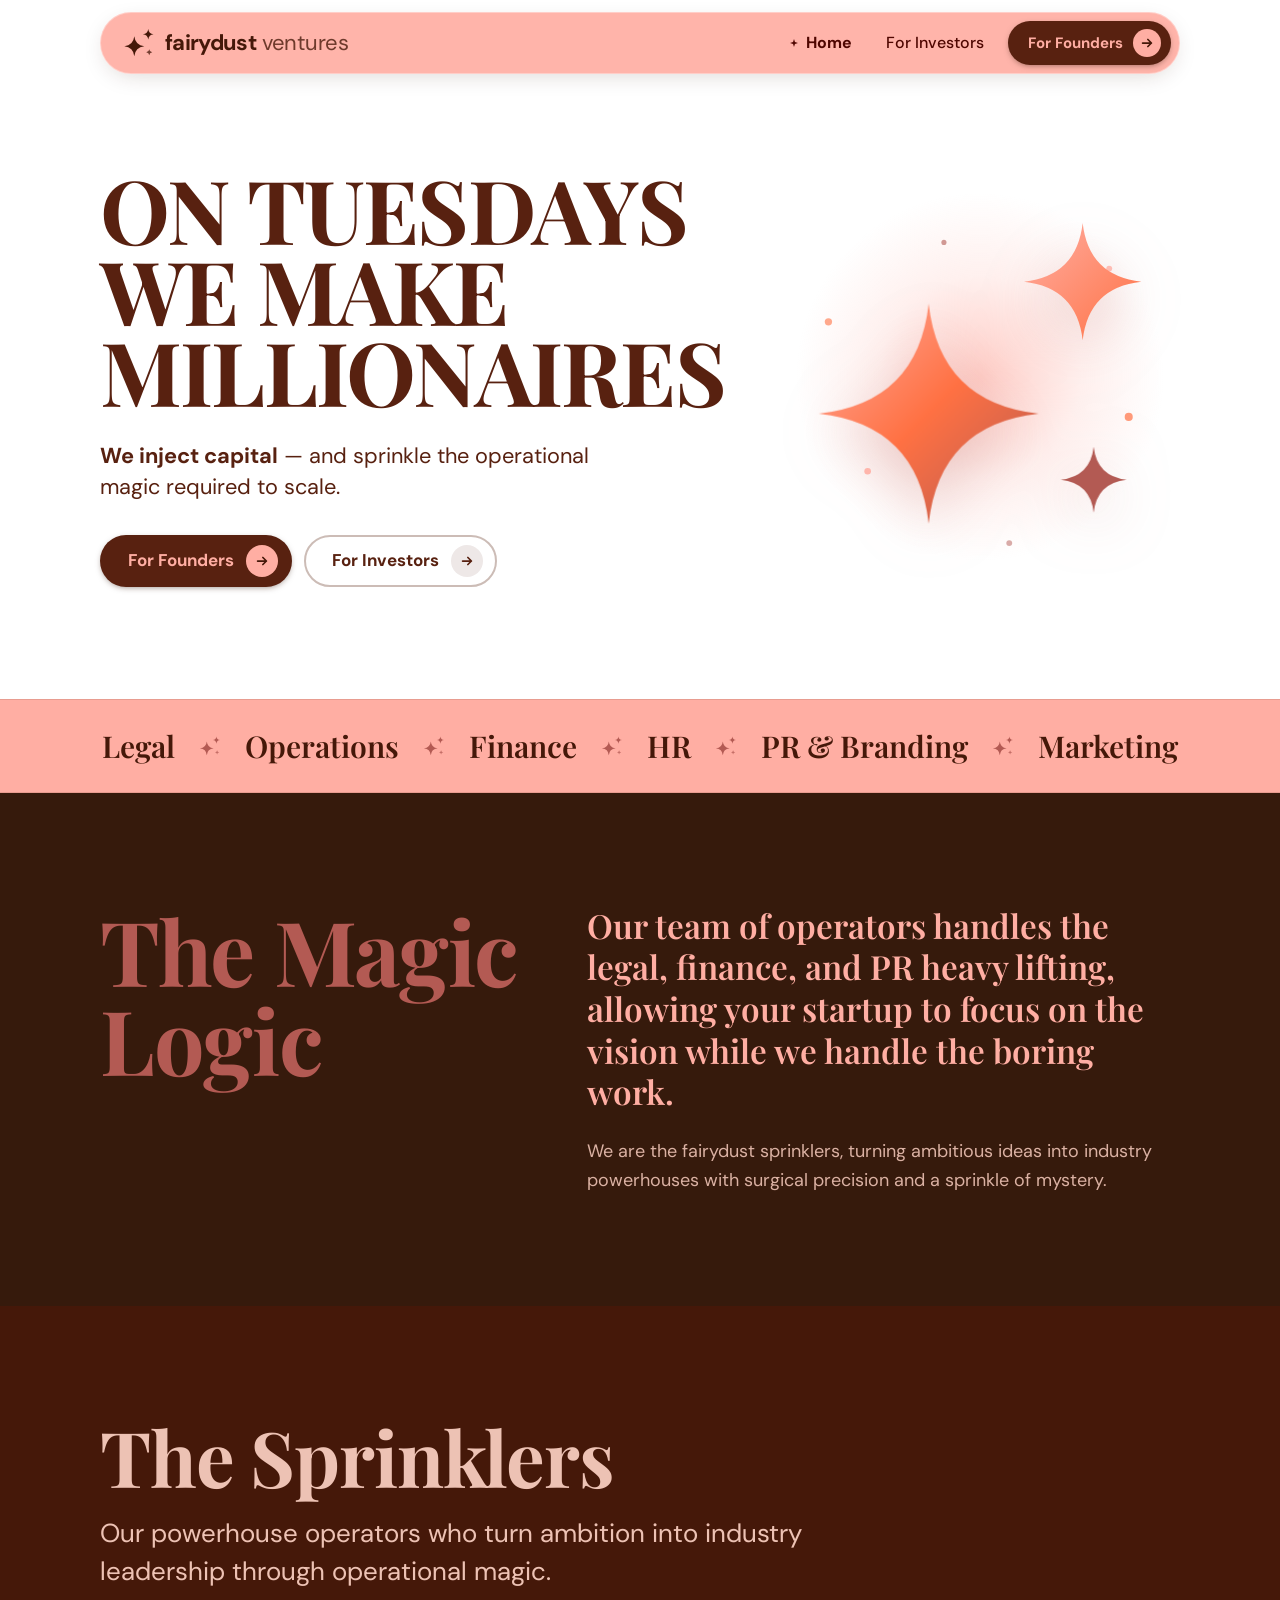
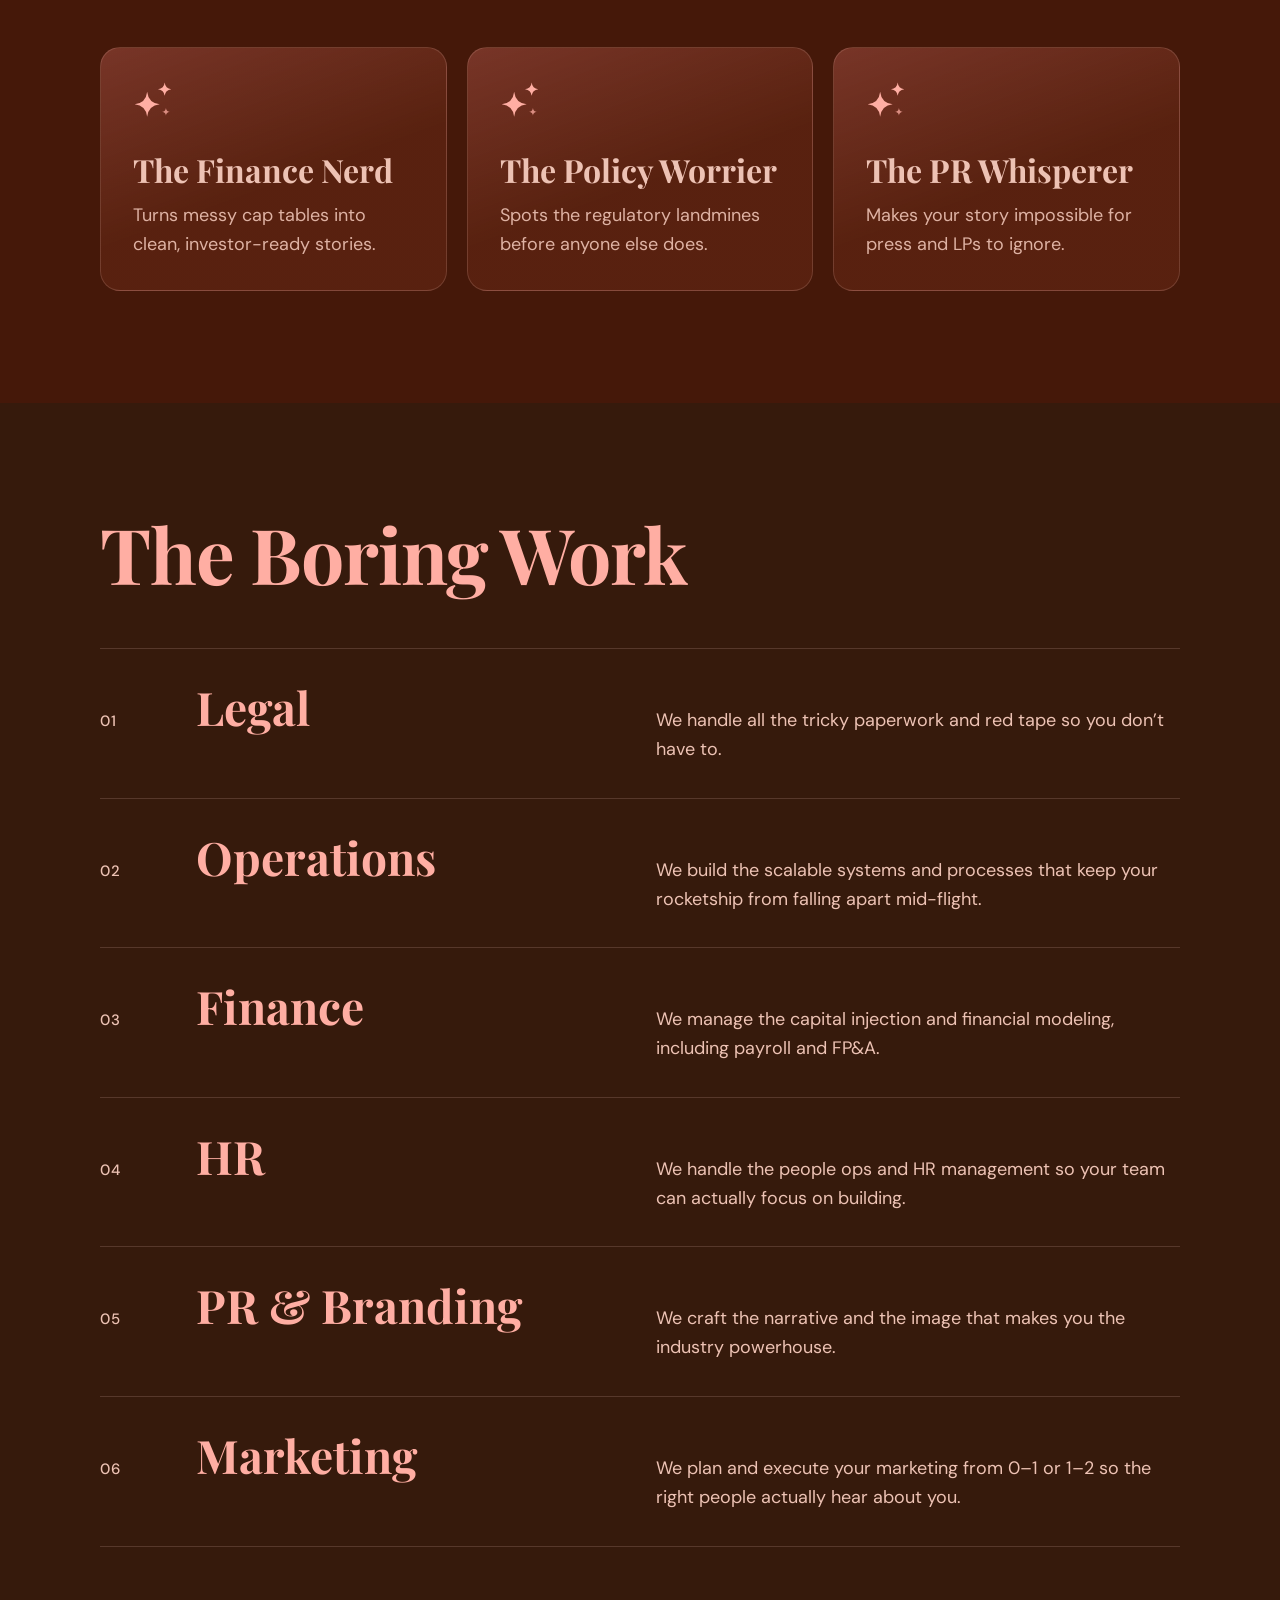
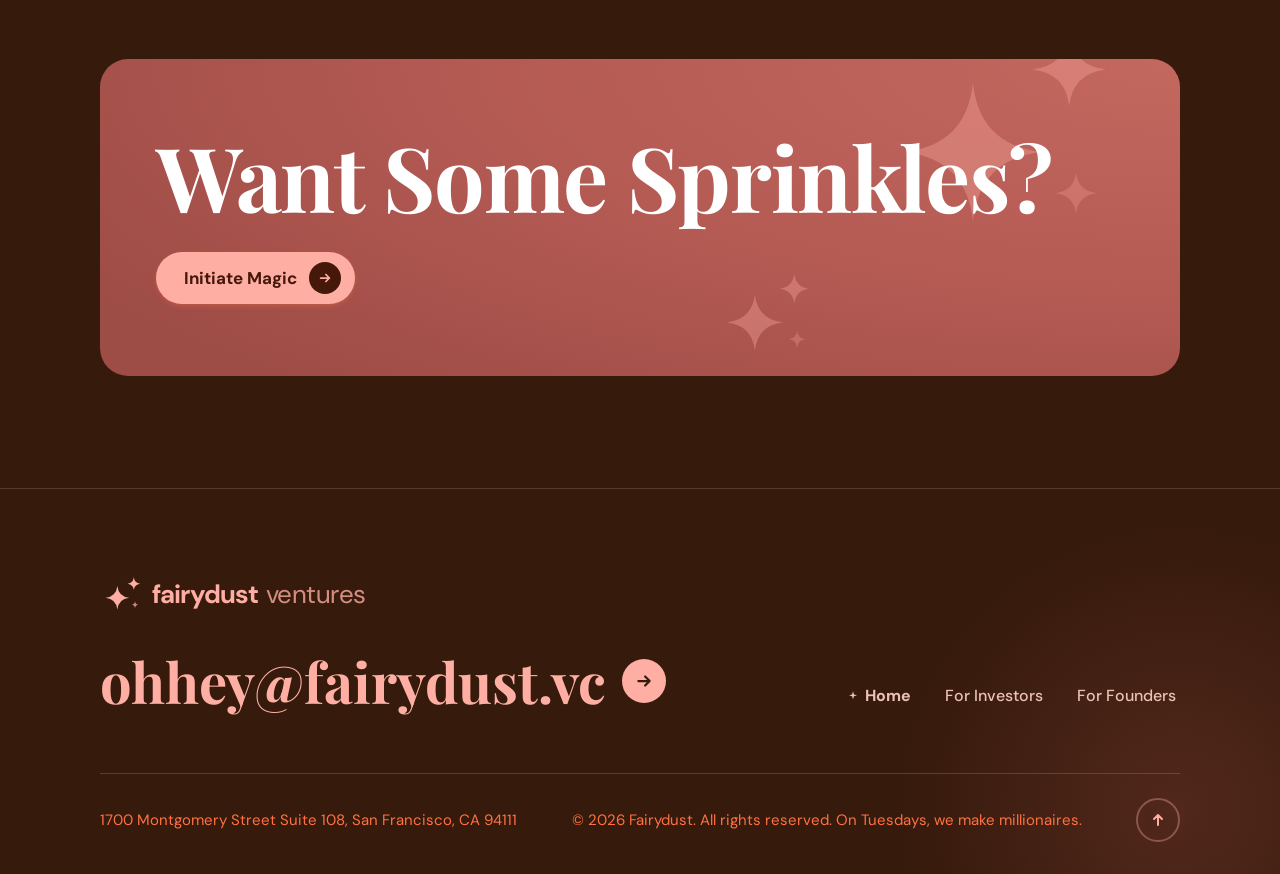
<file: index.html>
<!doctype html>
<html lang="en">
<head>
  <meta charset="utf-8" />
  <meta name="viewport" content="width=device-width, initial-scale=1, viewport-fit=cover" />
  <title>Home | fairydust ventures</title>
  <meta name="description" content="On Tuesdays we make millionaires. We inject capital and sprinkle the operational magic required to scale." />
  <meta name="theme-color" content="#ffaea3" />
  <meta property="og:title" content="Home | fairydust ventures" />
  <meta property="og:description" content="On Tuesdays we make millionaires. We inject capital and sprinkle the operational magic required to scale." />
  <link rel="icon" href="favicon.svg?v=653e0fa5" type="image/svg+xml" />
  <link rel="apple-touch-icon" href="apple-touch-icon.png" />
  <link rel="preconnect" href="https://fonts.googleapis.com" />
  <link rel="preconnect" href="https://fonts.gstatic.com" crossorigin />
  <link href="https://fonts.googleapis.com/css2?family=Playfair+Display:wght@600;700&family=DM+Sans:opsz,wght@9..40,400;9..40,500;9..40,700&display=swap" rel="stylesheet" />
  <link rel="stylesheet" href="styles.css?v=a9a85628" />
  <script>document.documentElement.classList.add("js")</script>
</head>
<body id="top">
  <header class="nav">
    <div class="wrap">
      <div class="nav-pill">
        <a class="logo-link" href="/" aria-label="fairydust ventures home"><span class="logo"><svg class="mark" viewBox="0 0 48 48" fill="currentColor" aria-hidden="true"><path d="M17 14Q18.50 27.50 32 29Q18.50 30.50 17 44Q15.50 30.50 2 29Q15.50 27.50 17 14Z"/><path d="M38 3Q38.80 10.20 46 11Q38.80 11.80 38 19Q37.20 11.80 30 11Q37.20 10.20 38 3Z"/><path d="M39.5 33.5Q39.95 37.55 44.0 38Q39.95 38.45 39.5 42.5Q39.05 38.45 35.0 38Q39.05 37.55 39.5 33.5Z" opacity=".75"/></svg><span class="wm">fairydust<span class="wm-v">ventures</span></span></span></a>
        <button class="menu-toggle" aria-label="Open menu" aria-expanded="false" aria-controls="menu"><svg viewBox="0 0 24 24" fill="none" stroke="currentColor" stroke-width="2.2" stroke-linecap="round" aria-hidden="true"><path class="l1" d="M4 7h16"/><path class="l2" d="M4 12h16"/><path class="l3" d="M4 17h16"/></svg></button>
        <nav class="nav-links" id="menu" data-ind>
          <span class="nav-ind" aria-hidden="true"></span>
          <a class="nav-link" href="/" aria-current="page">Home</a><a class="nav-link" href="investors">For Investors</a>
          <a class="btn btn-brown btn-sm" href="founders">For Founders<span class="btn-ic" aria-hidden="true"><svg viewBox="0 0 16 16" fill="none" stroke="currentColor" stroke-width="2" stroke-linecap="round" stroke-linejoin="round"><path d="M3 8h10M9 4l4 4-4 4"/></svg></span></a>
        </nav>
      </div>
    </div>
  </header>

  <main>
    <section class="hero" data-sparkle>
      <div class="wrap hero-grid">
        <div class="hero-copy">
          <h1>On Tuesdays<br />we make<br /><span class="shimmer">millionaires</span></h1>
          <p class="hero-lead"><strong>We inject capital</strong> — and sprinkle the operational magic required to scale.</p>
          <div class="hero-ctas">
            <a href="founders" class="btn btn-brown">For Founders<span class="btn-ic" aria-hidden="true"><svg viewBox="0 0 16 16" fill="none" stroke="currentColor" stroke-width="2" stroke-linecap="round" stroke-linejoin="round"><path d="M3 8h10M9 4l4 4-4 4"/></svg></span></a>
            <a href="investors" class="btn btn-outline">For Investors<span class="btn-ic" aria-hidden="true"><svg viewBox="0 0 16 16" fill="none" stroke="currentColor" stroke-width="2" stroke-linecap="round" stroke-linejoin="round"><path d="M3 8h10M9 4l4 4-4 4"/></svg></span></a>
          </div>
        </div>
        <div class="hero-star" aria-hidden="true" data-tilt>
          <svg viewBox="0 0 48 48" class="hs-svg"><defs><linearGradient id="hsg" x1="0" y1="0" x2="1" y2="1"><stop offset="0" stop-color="#ffaea3"/><stop offset=".5" stop-color="#ff7143"/><stop offset="1" stop-color="#b35a53"/></linearGradient><linearGradient id="hsg2" x1="0" y1="0" x2="1" y2="1"><stop offset="0" stop-color="#ffaea3"/><stop offset="1" stop-color="#ff7143"/></linearGradient><linearGradient id="glint" x1="0" y1="0" x2="1" y2="0"><stop offset="0" stop-color="#fff" stop-opacity="0"/><stop offset=".5" stop-color="#fff" stop-opacity=".75"/><stop offset="1" stop-color="#fff" stop-opacity="0"/></linearGradient><clipPath id="hsclip"><path d="M17 14Q18.50 27.50 32 29Q18.50 30.50 17 44Q15.50 30.50 2 29Q15.50 27.50 17 14Z"/><path d="M38 3Q38.80 10.20 46 11Q38.80 11.80 38 19Q37.20 11.80 30 11Q37.20 10.20 38 3Z"/><path d="M39.5 33.5Q39.95 37.55 44.0 38Q39.95 38.45 39.5 42.5Q39.05 38.45 35.0 38Q39.05 37.55 39.5 33.5Z"/></clipPath></defs><g class="dust"><circle cx="44.28" cy="29.44" r="0.55" fill="#ff7143" style="--o:0.7"/><circle cx="27.99" cy="46.65" r="0.4" fill="#b35a53" style="--o:0.5"/><circle cx="8.68" cy="36.86" r="0.45" fill="#ffaea3" style="--o:0.9"/><circle cx="3.33" cy="16.48" r="0.5" fill="#ff7143" style="--o:0.6"/><circle cx="19.08" cy="5.65" r="0.35" fill="#b35a53" style="--o:0.6"/><circle cx="41.62" cy="9.22" r="0.4" fill="#ffaea3" style="--o:0.8"/></g><g class="g1"><path class="s1" fill="url(#hsg)" d="M17 14Q18.50 27.50 32 29Q18.50 30.50 17 44Q15.50 30.50 2 29Q15.50 27.50 17 14Z"/></g><g class="g2"><path class="s2" fill="url(#hsg2)" d="M38 3Q38.80 10.20 46 11Q38.80 11.80 38 19Q37.20 11.80 30 11Q37.20 10.20 38 3Z"/></g><g class="g3"><path class="s3" fill="#b35a53" d="M39.5 33.5Q39.95 37.55 44.0 38Q39.95 38.45 39.5 42.5Q39.05 38.45 35.0 38Q39.05 37.55 39.5 33.5Z"/></g><g clip-path="url(#hsclip)"><rect class="glint" x="-14" y="-10" width="12" height="70" fill="url(#glint)" transform="rotate(20 24 24)"/></g><path class="flare f1" fill="#fff" d="M0 -2.2Q0.26 -0.26 2.2 0Q0.26 0.26 0 2.2Q-0.26 0.26 -2.2 0Q-0.26 -0.26 0 -2.2Z" transform="translate(17 14.5)"/><path class="flare f2" fill="#fff" d="M0 -2.2Q0.26 -0.26 2.2 0Q0.26 0.26 0 2.2Q-0.26 0.26 -2.2 0Q-0.26 -0.26 0 -2.2Z" transform="translate(45.5 11)"/><path class="flare f3" fill="#fff" d="M0 -2.2Q0.26 -0.26 2.2 0Q0.26 0.26 0 2.2Q-0.26 0.26 -2.2 0Q-0.26 -0.26 0 -2.2Z" transform="translate(32 29)"/></svg>
        </div>
      </div>
    </section>

    <div class="marquee"><div class="marquee-track"><span>Legal</span><i><svg class="mark" viewBox="0 0 48 48" fill="currentColor" aria-hidden="true"><path d="M17 14Q18.50 27.50 32 29Q18.50 30.50 17 44Q15.50 30.50 2 29Q15.50 27.50 17 14Z"/><path d="M38 3Q38.80 10.20 46 11Q38.80 11.80 38 19Q37.20 11.80 30 11Q37.20 10.20 38 3Z"/><path d="M39.5 33.5Q39.95 37.55 44.0 38Q39.95 38.45 39.5 42.5Q39.05 38.45 35.0 38Q39.05 37.55 39.5 33.5Z" opacity=".75"/></svg></i><span>Operations</span><i><svg class="mark" viewBox="0 0 48 48" fill="currentColor" aria-hidden="true"><path d="M17 14Q18.50 27.50 32 29Q18.50 30.50 17 44Q15.50 30.50 2 29Q15.50 27.50 17 14Z"/><path d="M38 3Q38.80 10.20 46 11Q38.80 11.80 38 19Q37.20 11.80 30 11Q37.20 10.20 38 3Z"/><path d="M39.5 33.5Q39.95 37.55 44.0 38Q39.95 38.45 39.5 42.5Q39.05 38.45 35.0 38Q39.05 37.55 39.5 33.5Z" opacity=".75"/></svg></i><span>Finance</span><i><svg class="mark" viewBox="0 0 48 48" fill="currentColor" aria-hidden="true"><path d="M17 14Q18.50 27.50 32 29Q18.50 30.50 17 44Q15.50 30.50 2 29Q15.50 27.50 17 14Z"/><path d="M38 3Q38.80 10.20 46 11Q38.80 11.80 38 19Q37.20 11.80 30 11Q37.20 10.20 38 3Z"/><path d="M39.5 33.5Q39.95 37.55 44.0 38Q39.95 38.45 39.5 42.5Q39.05 38.45 35.0 38Q39.05 37.55 39.5 33.5Z" opacity=".75"/></svg></i><span>HR</span><i><svg class="mark" viewBox="0 0 48 48" fill="currentColor" aria-hidden="true"><path d="M17 14Q18.50 27.50 32 29Q18.50 30.50 17 44Q15.50 30.50 2 29Q15.50 27.50 17 14Z"/><path d="M38 3Q38.80 10.20 46 11Q38.80 11.80 38 19Q37.20 11.80 30 11Q37.20 10.20 38 3Z"/><path d="M39.5 33.5Q39.95 37.55 44.0 38Q39.95 38.45 39.5 42.5Q39.05 38.45 35.0 38Q39.05 37.55 39.5 33.5Z" opacity=".75"/></svg></i><span>PR &amp; Branding</span><i><svg class="mark" viewBox="0 0 48 48" fill="currentColor" aria-hidden="true"><path d="M17 14Q18.50 27.50 32 29Q18.50 30.50 17 44Q15.50 30.50 2 29Q15.50 27.50 17 14Z"/><path d="M38 3Q38.80 10.20 46 11Q38.80 11.80 38 19Q37.20 11.80 30 11Q37.20 10.20 38 3Z"/><path d="M39.5 33.5Q39.95 37.55 44.0 38Q39.95 38.45 39.5 42.5Q39.05 38.45 35.0 38Q39.05 37.55 39.5 33.5Z" opacity=".75"/></svg></i><span>Marketing</span></div></div>

    <section class="magic" id="magic">
      <div class="wrap magic-grid">
        <h2 class="h2 reveal">The Magic Logic</h2>
        <div class="magic-body reveal">
          <p class="first">Our team of operators handles the legal, finance, and PR heavy lifting, allowing your startup to focus on the vision while we handle the boring work.</p>
          <p class="quiet">We are the fairydust sprinklers, turning ambitious ideas into industry powerhouses with surgical precision and a sprinkle of mystery.</p>
        </div>
      </div>
    </section>

    <section class="sprinklers" id="sprinklers">
      <div class="wrap">
        <div class="section-head reveal">
          <h2 class="h2">The Sprinklers</h2>
          <p class="lead">Our powerhouse operators who turn ambition into industry leadership through operational magic.</p>
        </div>
        <div class="team">
          <article class="member reveal"><span class="spark"><svg class="mark" viewBox="0 0 48 48" fill="currentColor" aria-hidden="true"><path d="M17 14Q18.50 27.50 32 29Q18.50 30.50 17 44Q15.50 30.50 2 29Q15.50 27.50 17 14Z"/><path d="M38 3Q38.80 10.20 46 11Q38.80 11.80 38 19Q37.20 11.80 30 11Q37.20 10.20 38 3Z"/><path d="M39.5 33.5Q39.95 37.55 44.0 38Q39.95 38.45 39.5 42.5Q39.05 38.45 35.0 38Q39.05 37.55 39.5 33.5Z" opacity=".75"/></svg></span><h3>The Finance Nerd</h3><p>Turns messy cap tables into clean, investor-ready stories.</p></article>
          <article class="member reveal"><span class="spark"><svg class="mark" viewBox="0 0 48 48" fill="currentColor" aria-hidden="true"><path d="M17 14Q18.50 27.50 32 29Q18.50 30.50 17 44Q15.50 30.50 2 29Q15.50 27.50 17 14Z"/><path d="M38 3Q38.80 10.20 46 11Q38.80 11.80 38 19Q37.20 11.80 30 11Q37.20 10.20 38 3Z"/><path d="M39.5 33.5Q39.95 37.55 44.0 38Q39.95 38.45 39.5 42.5Q39.05 38.45 35.0 38Q39.05 37.55 39.5 33.5Z" opacity=".75"/></svg></span><h3>The Policy Worrier</h3><p>Spots the regulatory landmines before anyone else does.</p></article>
          <article class="member reveal"><span class="spark"><svg class="mark" viewBox="0 0 48 48" fill="currentColor" aria-hidden="true"><path d="M17 14Q18.50 27.50 32 29Q18.50 30.50 17 44Q15.50 30.50 2 29Q15.50 27.50 17 14Z"/><path d="M38 3Q38.80 10.20 46 11Q38.80 11.80 38 19Q37.20 11.80 30 11Q37.20 10.20 38 3Z"/><path d="M39.5 33.5Q39.95 37.55 44.0 38Q39.95 38.45 39.5 42.5Q39.05 38.45 35.0 38Q39.05 37.55 39.5 33.5Z" opacity=".75"/></svg></span><h3>The PR Whisperer</h3><p>Makes your story impossible for press and LPs to ignore.</p></article>
        </div>
      </div>
    </section>

    <section class="boring" id="boring">
      <div class="wrap">
        <div class="section-head reveal"><h2 class="h2">The Boring Work</h2></div>
        <div class="work-list">
          <div class="work reveal"><span class="work-n">01</span><h3>Legal</h3><p>We handle all the tricky paperwork and red tape so you don’t have to.</p></div>
          <div class="work reveal"><span class="work-n">02</span><h3>Operations</h3><p>We build the scalable systems and processes that keep your rocketship from falling apart mid-flight.</p></div>
          <div class="work reveal"><span class="work-n">03</span><h3>Finance</h3><p>We manage the capital injection and financial modeling, including payroll and FP&amp;A.</p></div>
          <div class="work reveal"><span class="work-n">04</span><h3>HR</h3><p>We handle the people ops and HR management so your team can actually focus on building.</p></div>
          <div class="work reveal"><span class="work-n">05</span><h3>PR &amp; Branding</h3><p>We craft the narrative and the image that makes you the industry powerhouse.</p></div>
          <div class="work reveal"><span class="work-n">06</span><h3>Marketing</h3><p>We plan and execute your marketing from 0–1 or 1–2 so the right people actually hear about you.</p></div>
        </div>
      </div>
    </section>

    <section class="cta-sec">
      <div class="wrap">
        <div class="cta-card reveal">
          <span class="tw tw1" aria-hidden="true"><svg class="mark" viewBox="0 0 48 48" fill="currentColor" aria-hidden="true"><path d="M17 14Q18.50 27.50 32 29Q18.50 30.50 17 44Q15.50 30.50 2 29Q15.50 27.50 17 14Z"/><path d="M38 3Q38.80 10.20 46 11Q38.80 11.80 38 19Q37.20 11.80 30 11Q37.20 10.20 38 3Z"/><path d="M39.5 33.5Q39.95 37.55 44.0 38Q39.95 38.45 39.5 42.5Q39.05 38.45 35.0 38Q39.05 37.55 39.5 33.5Z" opacity=".75"/></svg></span><span class="tw tw2" aria-hidden="true"><svg class="mark" viewBox="0 0 48 48" fill="currentColor" aria-hidden="true"><path d="M17 14Q18.50 27.50 32 29Q18.50 30.50 17 44Q15.50 30.50 2 29Q15.50 27.50 17 14Z"/><path d="M38 3Q38.80 10.20 46 11Q38.80 11.80 38 19Q37.20 11.80 30 11Q37.20 10.20 38 3Z"/><path d="M39.5 33.5Q39.95 37.55 44.0 38Q39.95 38.45 39.5 42.5Q39.05 38.45 35.0 38Q39.05 37.55 39.5 33.5Z" opacity=".75"/></svg></span>
          <h2 class="h2">Want Some Sprinkles?</h2>
          <a href="founders" class="btn btn-pink">Initiate Magic<span class="btn-ic" aria-hidden="true"><svg viewBox="0 0 16 16" fill="none" stroke="currentColor" stroke-width="2" stroke-linecap="round" stroke-linejoin="round"><path d="M3 8h10M9 4l4 4-4 4"/></svg></span></a>
        </div>
      </div>
    </section>
  </main>

  <footer>
    <div class="wrap">
      <div class="foot-top">
        <div>
          <a class="logo-link" href="/" aria-label="fairydust ventures home"><span class="logo"><svg class="mark" viewBox="0 0 48 48" fill="currentColor" aria-hidden="true"><path d="M17 14Q18.50 27.50 32 29Q18.50 30.50 17 44Q15.50 30.50 2 29Q15.50 27.50 17 14Z"/><path d="M38 3Q38.80 10.20 46 11Q38.80 11.80 38 19Q37.20 11.80 30 11Q37.20 10.20 38 3Z"/><path d="M39.5 33.5Q39.95 37.55 44.0 38Q39.95 38.45 39.5 42.5Q39.05 38.45 35.0 38Q39.05 37.55 39.5 33.5Z" opacity=".75"/></svg><span class="wm">fairydust<span class="wm-v">ventures</span></span></span></a><br />
          <a class="foot-mail" href="mailto:ohhey@fairydust.vc">ohhey@fairydust.vc<span class="btn-ic" aria-hidden="true"><svg viewBox="0 0 16 16" fill="none" stroke="currentColor" stroke-width="2" stroke-linecap="round" stroke-linejoin="round"><path d="M3 8h10M9 4l4 4-4 4"/></svg></span></a>
        </div>
        <nav class="foot-nav" data-ind aria-label="Footer">
          <span class="nav-ind" aria-hidden="true"></span>
          <a class="nav-link" href="/" aria-current="page">Home</a>
          <a class="nav-link" href="investors">For Investors</a>
          <a class="nav-link" href="founders">For Founders</a>
        </nav>
      </div>
      <div class="foot-bottom">
        <span class="foot-addr">1700 Montgomery Street Suite 108, San Francisco, CA 94111</span>
        <span class="copyright">© 2026 Fairydust. All rights reserved. On Tuesdays, we make millionaires.</span>
        <a class="btn to-top" href="#top" aria-label="Back to top"><svg viewBox="0 0 16 16" fill="none" stroke="currentColor" stroke-width="2" stroke-linecap="round" stroke-linejoin="round" aria-hidden="true"><path d="M8 13V3M4 7l4-4 4 4"/></svg></a>
      </div>
    </div>
  </footer>
  <script src="main.js?v=66a322e8" defer></script>
</body>
</html>
</file>
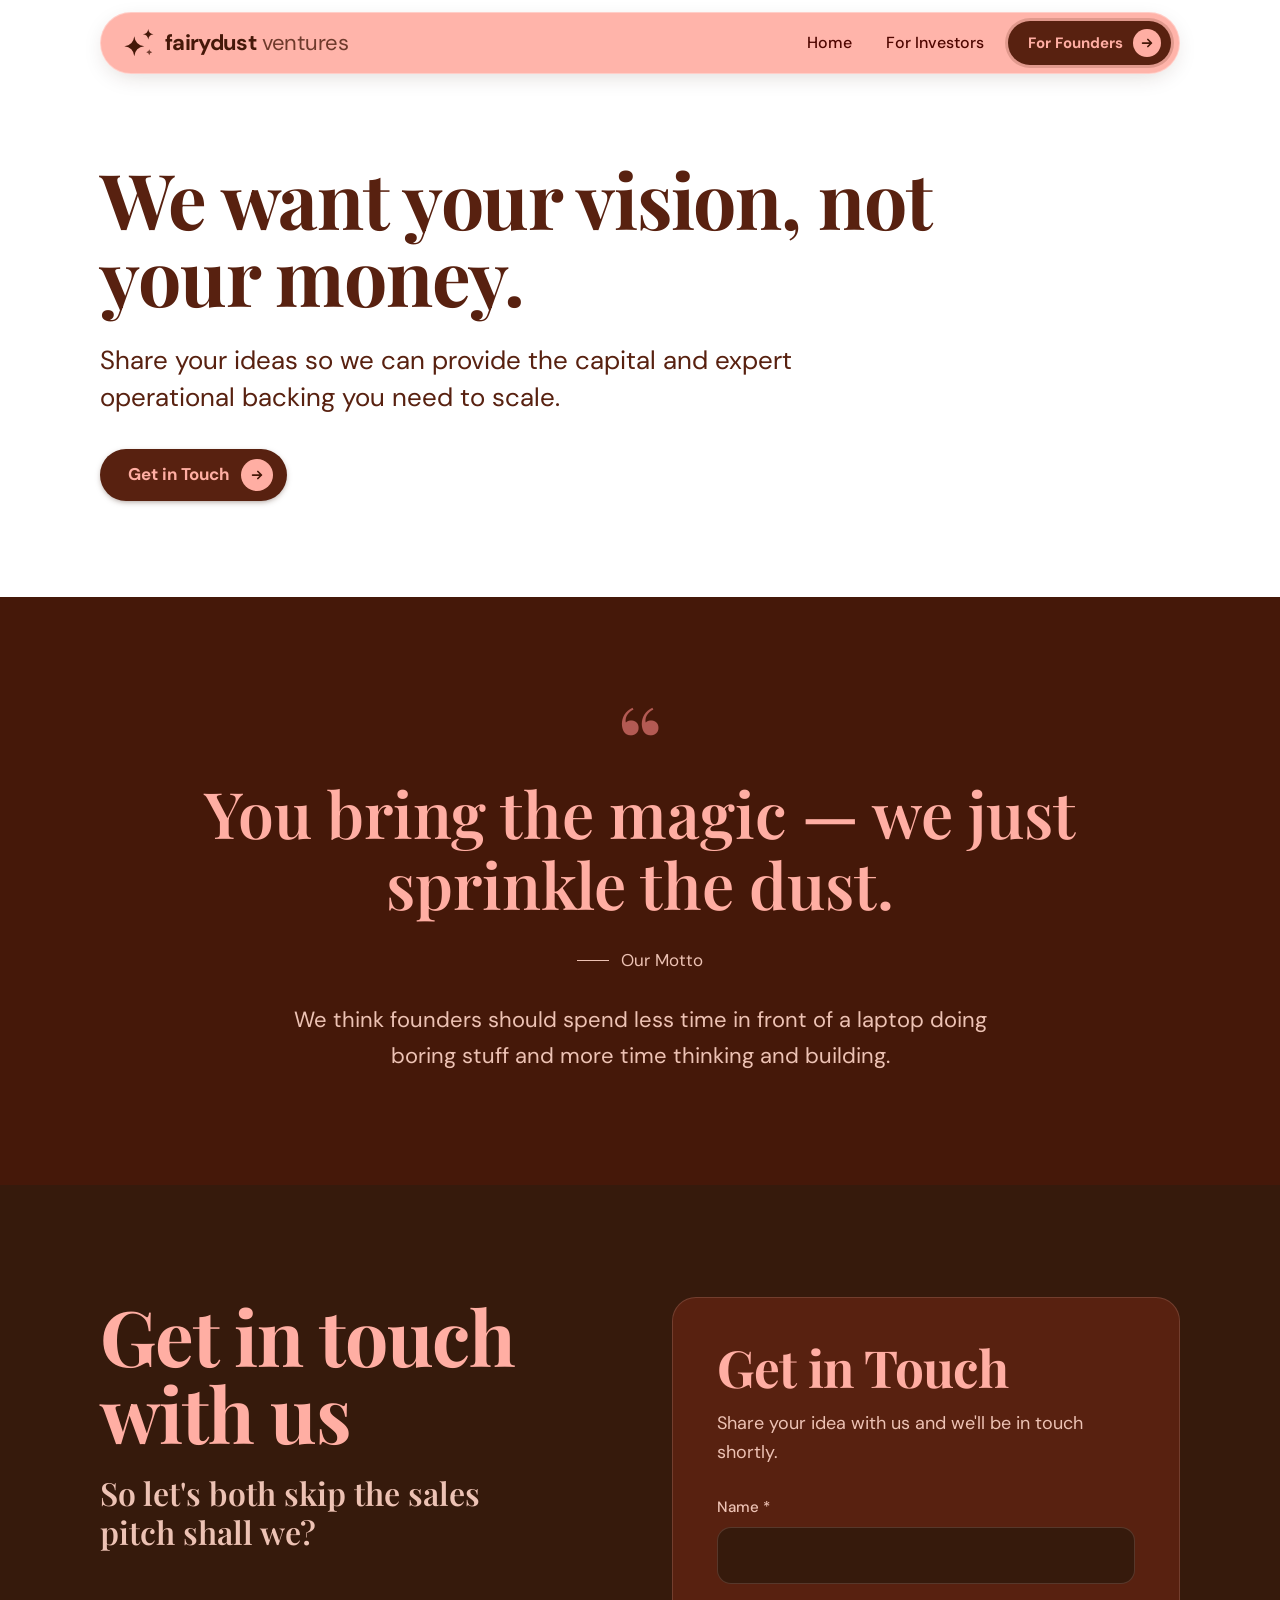
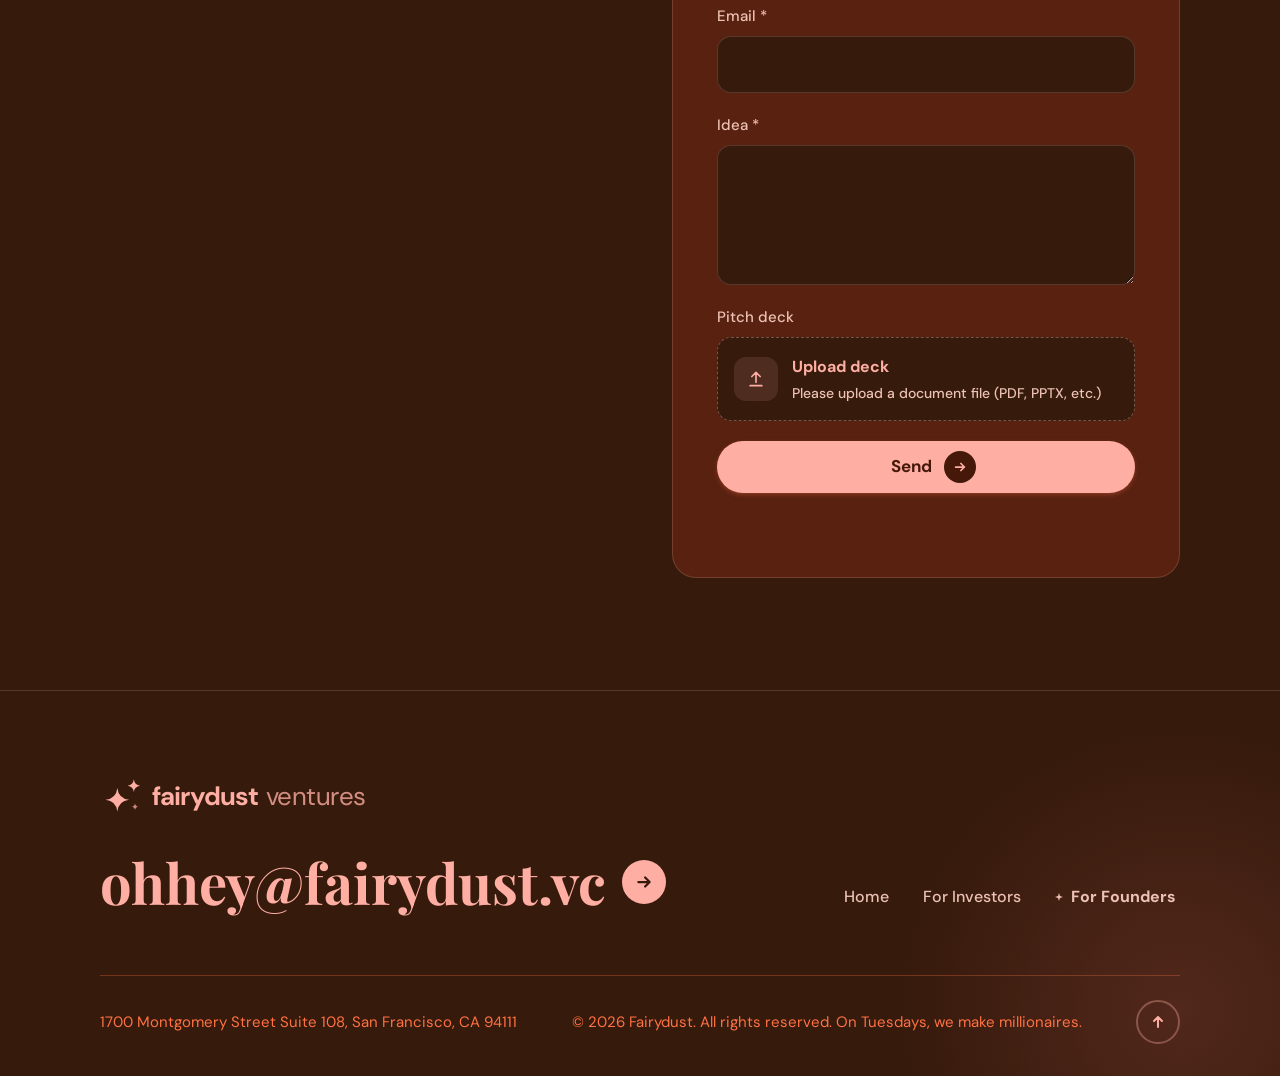
<file: founders.html>
<!doctype html>
<html lang="en">
<head>
  <meta charset="utf-8" />
  <meta name="viewport" content="width=device-width, initial-scale=1, viewport-fit=cover" />
  <title>For Founders | fairydust ventures</title>
  <meta name="description" content="We want your vision, not your money. Share your idea with Fairydust." />
  <meta name="theme-color" content="#ffaea3" />
  <meta property="og:title" content="For Founders | fairydust ventures" />
  <meta property="og:description" content="We want your vision, not your money. Share your idea with Fairydust." />
  <link rel="icon" href="favicon.svg?v=653e0fa5" type="image/svg+xml" />
  <link rel="apple-touch-icon" href="apple-touch-icon.png" />
  <link rel="preconnect" href="https://fonts.googleapis.com" />
  <link rel="preconnect" href="https://fonts.gstatic.com" crossorigin />
  <link href="https://fonts.googleapis.com/css2?family=Playfair+Display:wght@600;700&family=DM+Sans:opsz,wght@9..40,400;9..40,500;9..40,700&display=swap" rel="stylesheet" />
  <link rel="stylesheet" href="styles.css?v=a9a85628" />
  <script>document.documentElement.classList.add("js")</script>
</head>
<body id="top">
  <header class="nav">
    <div class="wrap">
      <div class="nav-pill">
        <a class="logo-link" href="/" aria-label="fairydust ventures home"><span class="logo"><svg class="mark" viewBox="0 0 48 48" fill="currentColor" aria-hidden="true"><path d="M17 14Q18.50 27.50 32 29Q18.50 30.50 17 44Q15.50 30.50 2 29Q15.50 27.50 17 14Z"/><path d="M38 3Q38.80 10.20 46 11Q38.80 11.80 38 19Q37.20 11.80 30 11Q37.20 10.20 38 3Z"/><path d="M39.5 33.5Q39.95 37.55 44.0 38Q39.95 38.45 39.5 42.5Q39.05 38.45 35.0 38Q39.05 37.55 39.5 33.5Z" opacity=".75"/></svg><span class="wm">fairydust<span class="wm-v">ventures</span></span></span></a>
        <button class="menu-toggle" aria-label="Open menu" aria-expanded="false" aria-controls="menu"><svg viewBox="0 0 24 24" fill="none" stroke="currentColor" stroke-width="2.2" stroke-linecap="round" aria-hidden="true"><path class="l1" d="M4 7h16"/><path class="l2" d="M4 12h16"/><path class="l3" d="M4 17h16"/></svg></button>
        <nav class="nav-links" id="menu" data-ind>
          <span class="nav-ind" aria-hidden="true"></span>
          <a class="nav-link" href="/">Home</a><a class="nav-link" href="investors">For Investors</a>
          <a class="btn btn-brown btn-sm" href="founders" aria-current="page">For Founders<span class="btn-ic" aria-hidden="true"><svg viewBox="0 0 16 16" fill="none" stroke="currentColor" stroke-width="2" stroke-linecap="round" stroke-linejoin="round"><path d="M3 8h10M9 4l4 4-4 4"/></svg></span></a>
        </nav>
      </div>
    </div>
  </header>

  <main>
    <section class="page-hero">
      <div class="wrap">
        <h1>We want your vision, not your money.</h1>
        <p class="lead">Share your ideas so we can provide the capital and expert operational backing you need to scale.</p>
        <div class="hero-ctas"><a href="#pitch" class="btn btn-brown">Get in Touch<span class="btn-ic" aria-hidden="true"><svg viewBox="0 0 16 16" fill="none" stroke="currentColor" stroke-width="2" stroke-linecap="round" stroke-linejoin="round"><path d="M3 8h10M9 4l4 4-4 4"/></svg></span></a></div>
      </div>
    </section>

    <section class="motto">
      <div class="wrap reveal">
        <blockquote>You bring the magic — we just sprinkle the dust.</blockquote>
        <p class="motto-by">Our Motto</p>
        <p class="body">We think founders should spend less time in front of a laptop doing boring stuff and more time thinking and building.</p>
      </div>
    </section>

    <section class="boring" id="pitch">
      <div class="wrap split">
        <div class="reveal">
          <h2 class="h2">Get in touch with us</h2>
          <p class="aside">So let's both skip the sales pitch shall we?</p>
        </div>
        <div class="panel reveal">
          <h3 class="h2">Get in Touch</h3>
          <p>Share your idea with us and we'll be in touch shortly.</p>
          <form class="js-form" data-endpoint="" data-mailto="ohhey@fairydust.vc" data-subject="Share your idea — Fairydust" enctype="multipart/form-data" novalidate style="margin-top:28px">
            <div class="field"><label for="n">Name *</label><input id="n" name="Name" autocomplete="name" required /></div>
            <div class="field"><label for="e">Email *</label><input id="e" name="Email" type="email" autocomplete="email" inputmode="email" required /></div>
            <div class="field"><label for="i">Idea *</label><textarea id="i" name="Idea" required></textarea></div>
            <div class="field">
              <span class="label">Pitch deck</span>
              <label class="drop" for="d">
                <input id="d" name="Pitch deck" type="file" accept=".pdf,.ppt,.pptx,.key,.doc,.docx" />
                <span class="drop-ic" aria-hidden="true"><svg viewBox="0 0 24 24" fill="none" stroke="currentColor" stroke-width="2" stroke-linecap="round" stroke-linejoin="round"><path d="M12 16V4M7 9l5-5 5 5M5 20h14"/></svg></span>
                <span class="drop-text"><strong class="drop-name">Upload deck</strong><span class="drop-hint">Please upload a document file (PDF, PPTX, etc.)</span></span>
              </label>
            </div>
            <input class="hp" type="text" name="_gotcha" tabindex="-1" autocomplete="off" aria-hidden="true" />
            <button class="btn btn-pink" type="submit">Send<span class="btn-ic" aria-hidden="true"><svg viewBox="0 0 16 16" fill="none" stroke="currentColor" stroke-width="2" stroke-linecap="round" stroke-linejoin="round"><path d="M3 8h10M9 4l4 4-4 4"/></svg></span></button>
            <p class="form-status" role="status" aria-live="polite"></p>
          </form>
        </div>
      </div>
    </section>
  </main>

  <footer>
    <div class="wrap">
      <div class="foot-top">
        <div>
          <a class="logo-link" href="/" aria-label="fairydust ventures home"><span class="logo"><svg class="mark" viewBox="0 0 48 48" fill="currentColor" aria-hidden="true"><path d="M17 14Q18.50 27.50 32 29Q18.50 30.50 17 44Q15.50 30.50 2 29Q15.50 27.50 17 14Z"/><path d="M38 3Q38.80 10.20 46 11Q38.80 11.80 38 19Q37.20 11.80 30 11Q37.20 10.20 38 3Z"/><path d="M39.5 33.5Q39.95 37.55 44.0 38Q39.95 38.45 39.5 42.5Q39.05 38.45 35.0 38Q39.05 37.55 39.5 33.5Z" opacity=".75"/></svg><span class="wm">fairydust<span class="wm-v">ventures</span></span></span></a><br />
          <a class="foot-mail" href="mailto:ohhey@fairydust.vc">ohhey@fairydust.vc<span class="btn-ic" aria-hidden="true"><svg viewBox="0 0 16 16" fill="none" stroke="currentColor" stroke-width="2" stroke-linecap="round" stroke-linejoin="round"><path d="M3 8h10M9 4l4 4-4 4"/></svg></span></a>
        </div>
        <nav class="foot-nav" data-ind aria-label="Footer">
          <span class="nav-ind" aria-hidden="true"></span>
          <a class="nav-link" href="/">Home</a>
          <a class="nav-link" href="investors">For Investors</a>
          <a class="nav-link" href="founders" aria-current="page">For Founders</a>
        </nav>
      </div>
      <div class="foot-bottom">
        <span class="foot-addr">1700 Montgomery Street Suite 108, San Francisco, CA 94111</span>
        <span class="copyright">© 2026 Fairydust. All rights reserved. On Tuesdays, we make millionaires.</span>
        <a class="btn to-top" href="#top" aria-label="Back to top"><svg viewBox="0 0 16 16" fill="none" stroke="currentColor" stroke-width="2" stroke-linecap="round" stroke-linejoin="round" aria-hidden="true"><path d="M8 13V3M4 7l4-4 4 4"/></svg></a>
      </div>
    </div>
  </footer>
  <script src="main.js?v=66a322e8" defer></script>
</body>
</html>
</file>
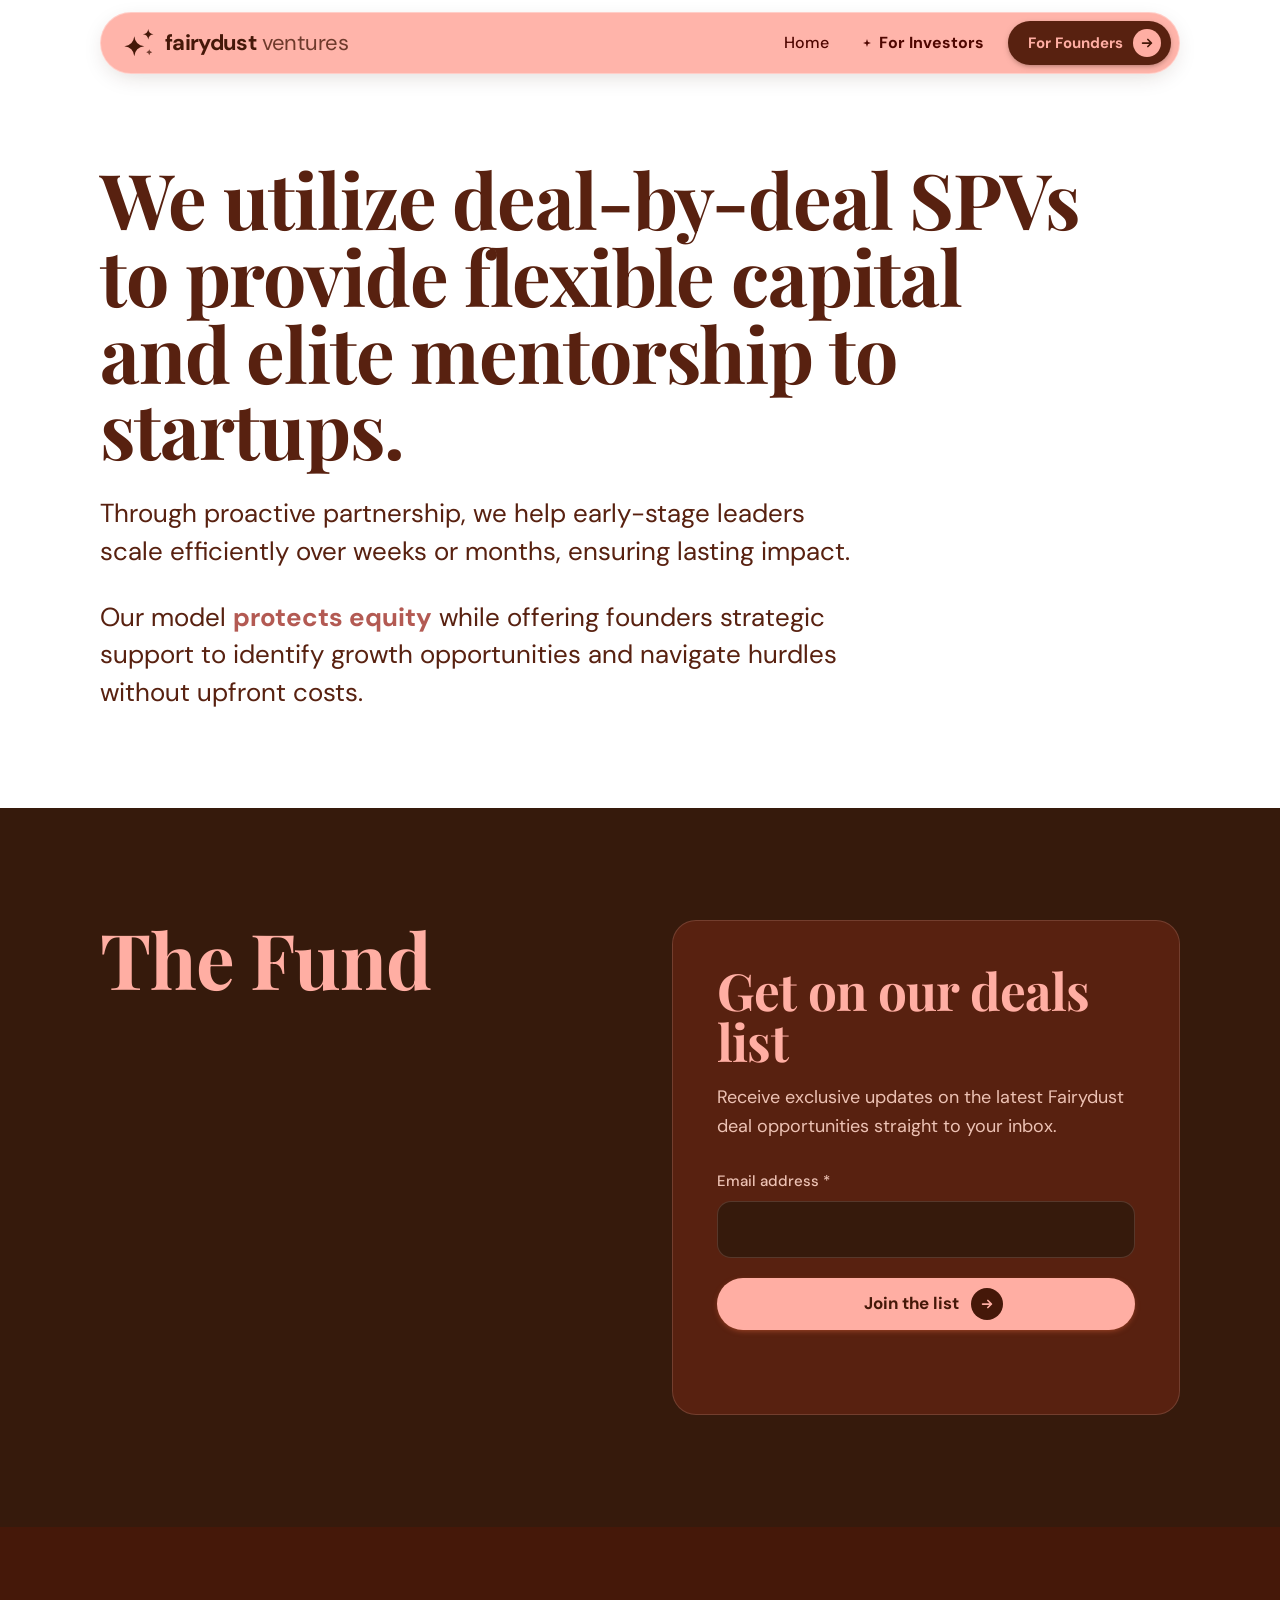
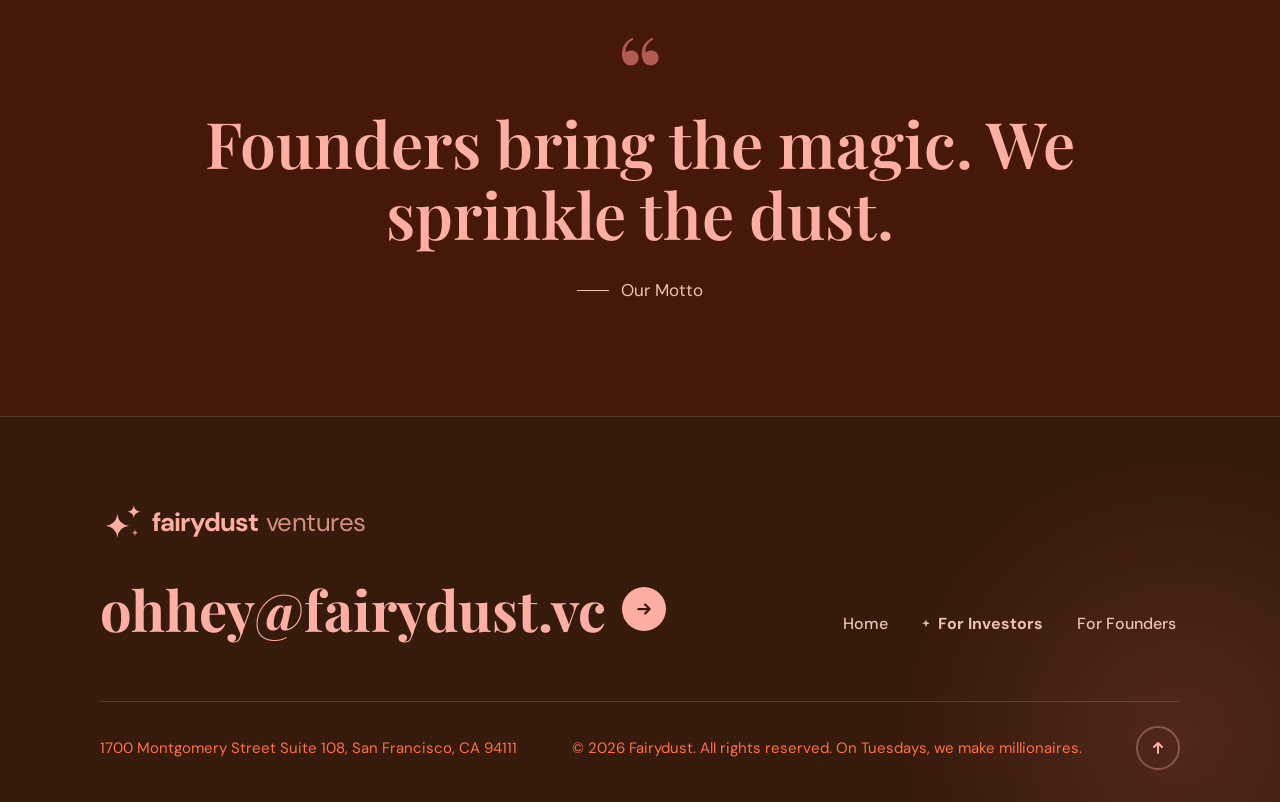
<file: investors.html>
<!doctype html>
<html lang="en">
<head>
  <meta charset="utf-8" />
  <meta name="viewport" content="width=device-width, initial-scale=1, viewport-fit=cover" />
  <title>For Investors | fairydust ventures</title>
  <meta name="description" content="We utilize deal-by-deal SPVs to provide flexible capital and elite mentorship to startups." />
  <meta name="theme-color" content="#ffaea3" />
  <meta property="og:title" content="For Investors | fairydust ventures" />
  <meta property="og:description" content="We utilize deal-by-deal SPVs to provide flexible capital and elite mentorship to startups." />
  <link rel="icon" href="favicon.svg?v=653e0fa5" type="image/svg+xml" />
  <link rel="apple-touch-icon" href="apple-touch-icon.png" />
  <link rel="preconnect" href="https://fonts.googleapis.com" />
  <link rel="preconnect" href="https://fonts.gstatic.com" crossorigin />
  <link href="https://fonts.googleapis.com/css2?family=Playfair+Display:wght@600;700&family=DM+Sans:opsz,wght@9..40,400;9..40,500;9..40,700&display=swap" rel="stylesheet" />
  <link rel="stylesheet" href="styles.css?v=a9a85628" />
  <script>document.documentElement.classList.add("js")</script>
</head>
<body id="top">
  <header class="nav">
    <div class="wrap">
      <div class="nav-pill">
        <a class="logo-link" href="/" aria-label="fairydust ventures home"><span class="logo"><svg class="mark" viewBox="0 0 48 48" fill="currentColor" aria-hidden="true"><path d="M17 14Q18.50 27.50 32 29Q18.50 30.50 17 44Q15.50 30.50 2 29Q15.50 27.50 17 14Z"/><path d="M38 3Q38.80 10.20 46 11Q38.80 11.80 38 19Q37.20 11.80 30 11Q37.20 10.20 38 3Z"/><path d="M39.5 33.5Q39.95 37.55 44.0 38Q39.95 38.45 39.5 42.5Q39.05 38.45 35.0 38Q39.05 37.55 39.5 33.5Z" opacity=".75"/></svg><span class="wm">fairydust<span class="wm-v">ventures</span></span></span></a>
        <button class="menu-toggle" aria-label="Open menu" aria-expanded="false" aria-controls="menu"><svg viewBox="0 0 24 24" fill="none" stroke="currentColor" stroke-width="2.2" stroke-linecap="round" aria-hidden="true"><path class="l1" d="M4 7h16"/><path class="l2" d="M4 12h16"/><path class="l3" d="M4 17h16"/></svg></button>
        <nav class="nav-links" id="menu" data-ind>
          <span class="nav-ind" aria-hidden="true"></span>
          <a class="nav-link" href="/">Home</a><a class="nav-link" href="investors" aria-current="page">For Investors</a>
          <a class="btn btn-brown btn-sm" href="founders">For Founders<span class="btn-ic" aria-hidden="true"><svg viewBox="0 0 16 16" fill="none" stroke="currentColor" stroke-width="2" stroke-linecap="round" stroke-linejoin="round"><path d="M3 8h10M9 4l4 4-4 4"/></svg></span></a>
        </nav>
      </div>
    </div>
  </header>

  <main>
    <section class="page-hero">
      <div class="wrap">
        <h1>We utilize deal-by-deal SPVs to provide flexible capital and elite mentorship to startups.</h1>
        <p class="lead">Through proactive partnership, we help early-stage leaders scale efficiently over weeks or months, ensuring lasting impact.</p>
        <p class="lead">Our model <strong>protects equity</strong> while offering founders strategic support to identify growth opportunities and navigate hurdles without upfront costs.</p>
      </div>
    </section>

    <section class="boring" id="list">
      <div class="wrap split">
        <div class="reveal">
          <h2 class="h2">The Fund</h2>
        </div>
        <div class="panel reveal">
          <h3 class="h2">Get on our deals list</h3>
          <p>Receive exclusive updates on the latest Fairydust deal opportunities straight to your inbox.</p>
          <form class="js-form" data-endpoint="" data-mailto="ohhey@fairydust.vc" data-subject="Get on the Fairydust deals list" novalidate style="margin-top:28px">
            <div class="field"><label for="em">Email address *</label><input id="em" name="Email address" type="email" autocomplete="email" inputmode="email" required /></div>
            <input class="hp" type="text" name="_gotcha" tabindex="-1" autocomplete="off" aria-hidden="true" />
            <button class="btn btn-pink" type="submit">Join the list<span class="btn-ic" aria-hidden="true"><svg viewBox="0 0 16 16" fill="none" stroke="currentColor" stroke-width="2" stroke-linecap="round" stroke-linejoin="round"><path d="M3 8h10M9 4l4 4-4 4"/></svg></span></button>
            <p class="form-status" role="status" aria-live="polite"></p>
          </form>
        </div>
      </div>
    </section>

    <section class="motto">
      <div class="wrap reveal">
        <blockquote>Founders bring the magic. We sprinkle the dust.</blockquote>
        <p class="motto-by">Our Motto</p>
      </div>
    </section>
  </main>

  <footer>
    <div class="wrap">
      <div class="foot-top">
        <div>
          <a class="logo-link" href="/" aria-label="fairydust ventures home"><span class="logo"><svg class="mark" viewBox="0 0 48 48" fill="currentColor" aria-hidden="true"><path d="M17 14Q18.50 27.50 32 29Q18.50 30.50 17 44Q15.50 30.50 2 29Q15.50 27.50 17 14Z"/><path d="M38 3Q38.80 10.20 46 11Q38.80 11.80 38 19Q37.20 11.80 30 11Q37.20 10.20 38 3Z"/><path d="M39.5 33.5Q39.95 37.55 44.0 38Q39.95 38.45 39.5 42.5Q39.05 38.45 35.0 38Q39.05 37.55 39.5 33.5Z" opacity=".75"/></svg><span class="wm">fairydust<span class="wm-v">ventures</span></span></span></a><br />
          <a class="foot-mail" href="mailto:ohhey@fairydust.vc">ohhey@fairydust.vc<span class="btn-ic" aria-hidden="true"><svg viewBox="0 0 16 16" fill="none" stroke="currentColor" stroke-width="2" stroke-linecap="round" stroke-linejoin="round"><path d="M3 8h10M9 4l4 4-4 4"/></svg></span></a>
        </div>
        <nav class="foot-nav" data-ind aria-label="Footer">
          <span class="nav-ind" aria-hidden="true"></span>
          <a class="nav-link" href="/">Home</a>
          <a class="nav-link" href="investors" aria-current="page">For Investors</a>
          <a class="nav-link" href="founders">For Founders</a>
        </nav>
      </div>
      <div class="foot-bottom">
        <span class="foot-addr">1700 Montgomery Street Suite 108, San Francisco, CA 94111</span>
        <span class="copyright">© 2026 Fairydust. All rights reserved. On Tuesdays, we make millionaires.</span>
        <a class="btn to-top" href="#top" aria-label="Back to top"><svg viewBox="0 0 16 16" fill="none" stroke="currentColor" stroke-width="2" stroke-linecap="round" stroke-linejoin="round" aria-hidden="true"><path d="M8 13V3M4 7l4-4 4 4"/></svg></a>
      </div>
    </div>
  </footer>
  <script src="main.js?v=66a322e8" defer></script>
</body>
</html>
</file>
<file: styles.css>
/* Palette taken from the live fairydust.vc site */
:root {
  --white: #ffffff;
  --brown-900: #361a0c;
  --brown-800: #451809;
  --brown-700: #582110;
  --rose: #b35a53;
  --pink: #ffaea3;
  --blush: #edc2b4;
  --orange: #ff7143;
  --rust: #be522f;
  --maroon: #4f0600;

  --line-dark: rgba(237, 194, 180, 0.18);
  --radius: 20px;
  --max: 1120px;
  --display: "Playfair Display", Georgia, serif;
  --sans: "DM Sans", system-ui, -apple-system, sans-serif;
  --gutter: 20px;
}

* { box-sizing: border-box; margin: 0; padding: 0; }
html { -webkit-text-size-adjust: 100%; scroll-behavior: smooth; scroll-padding-top: 96px; }
body {
  background: var(--brown-900);
  color: var(--blush);
  font-family: var(--sans);
  font-size: 18px;
  line-height: 1.6;
  -webkit-font-smoothing: antialiased;
  overflow-x: hidden;
}
a { color: inherit; text-decoration: none; }
a, button { -webkit-tap-highlight-color: transparent; }
img, svg { display: block; max-width: 100%; }
.wrap { width: 100%; max-width: var(--max); margin: 0 auto; padding-left: max(var(--gutter), env(safe-area-inset-left)); padding-right: max(var(--gutter), env(safe-area-inset-right)); }

/* ---------- Logo ---------- */
.logo { display: inline-flex; align-items: center; gap: 10px; color: var(--pink); line-height: 1; white-space: nowrap; font-size: 22px; }
.logo svg { width: 1.45em; height: 1.45em; flex: none; }
.wm { font-family: var(--sans); font-weight: 700; letter-spacing: -0.03em; }
.wm-v { font-weight: 400; letter-spacing: -0.02em; margin-left: .28em; opacity: .78; }

/* =====================================================================
   Components. Every interactive element shares the same motion rules:
   - hover (mouse only): lift 2px, shadow appears, colors shift
   - press (mouse + touch): sink back, scale .97, quick
   - keyboard: a clear ring, never shown on mouse click
   ===================================================================== */
:root {
  --ease: cubic-bezier(.2, .7, .3, 1);
  --t: .22s;
  --lift: translateY(-2px);
  --press: translateY(0) scale(.97);
}

/* ---------- Nav (pink pill, as on the original) ---------- */
.nav { position: fixed; top: 0; left: 0; right: 0; z-index: 50; padding: 12px 0; padding-top: max(12px, env(safe-area-inset-top)); transition: padding var(--t) var(--ease); }
.nav-pill {
  position: relative; display: flex; align-items: center; justify-content: space-between; gap: 16px;
  background: rgba(255, 174, 163, 0.92);
  backdrop-filter: blur(12px) saturate(1.2); -webkit-backdrop-filter: blur(12px) saturate(1.2);
  border: 1px solid rgba(255, 255, 255, .35);
  border-radius: 999px; padding: 8px 8px 8px 18px;
  box-shadow: 0 6px 24px -8px rgba(54, 26, 12, 0.22);
  transition: box-shadow var(--t) var(--ease), background var(--t) var(--ease), padding var(--t) var(--ease);
}
.nav.scrolled { padding-top: max(8px, env(safe-area-inset-top)); }
.nav.scrolled .nav-pill { background: rgba(255, 174, 163, 0.97); box-shadow: 0 14px 40px -12px rgba(54, 26, 12, 0.4); }

/* Logo link: the stars twinkle on hover */
.logo-link { display: inline-flex; border-radius: 999px; padding: 6px 4px; transition: transform var(--t) var(--ease); }
.nav .logo { color: var(--brown-800); }
.logo .mark path { transform-box: fill-box; transform-origin: center; transition: transform .45s var(--ease); }
@media (hover: hover) {
  .logo-link:hover .mark path:nth-child(1) { transform: scale(.88); }
  .logo-link:hover .mark path:nth-child(2) { transform: scale(1.3); }
  .logo-link:hover .mark path:nth-child(3) { transform: scale(1.5); }
}
.logo-link:active { transform: var(--press); }

.nav-links { position: relative; display: flex; align-items: center; gap: 2px; }
/* A soft pill slides under whichever link you point at */
.nav-ind {
  position: absolute; top: 0; left: 0; height: 100%; width: 0; border-radius: 999px;
  background: rgba(79, 6, 0, 0.1); opacity: 0; pointer-events: none;
  transition: transform .35s var(--ease), width .35s var(--ease), opacity .2s ease;
}
.nav-link {
  position: relative; z-index: 1; display: inline-flex; align-items: center; gap: 8px;
  min-height: 44px; padding: 0 16px; border-radius: 999px;
  color: var(--maroon); font-size: 16px; font-weight: 500;
  transition: color var(--t) var(--ease), transform .12s ease;
}
.nav-link:active { transform: var(--press); }
/* Current page: a small star beside the label */
.nav-link[aria-current="page"] { font-weight: 700; }
.nav-link[aria-current="page"]::before {
  content: ""; width: 8px; height: 8px; background: currentColor;
  clip-path: polygon(50% 0, 62% 38%, 100% 50%, 62% 62%, 50% 100%, 38% 62%, 0 50%, 38% 38%);
}
.nav-links .btn { margin-left: 6px; }

.menu-toggle {
  display: none; width: 44px; height: 44px; border: 0; border-radius: 50%;
  background: var(--brown-800); color: var(--pink); cursor: pointer;
  align-items: center; justify-content: center;
  transition: transform var(--t) var(--ease), background var(--t) var(--ease), box-shadow var(--t) var(--ease);
}
.menu-toggle:active { transform: var(--press); }
.menu-toggle svg { width: 20px; height: 20px; }
.menu-toggle path { transition: transform .3s var(--ease), opacity .2s ease; transform-origin: 12px 12px; }
.menu-toggle[aria-expanded="true"] .l1 { transform: translateY(5px) rotate(45deg); }
.menu-toggle[aria-expanded="true"] .l2 { opacity: 0; }
.menu-toggle[aria-expanded="true"] .l3 { transform: translateY(-5px) rotate(-45deg); }

/* ---------- Buttons ---------- */
/* Variants only set colors; all behavior lives on .btn so every button feels the same */
.btn {
  --bg: var(--brown-700); --fg: var(--pink); --bd: transparent;
  --bg-h: var(--brown-800); --fg-h: var(--fg); --bd-h: var(--bd);
  --ic-bg: var(--pink); --ic-fg: var(--brown-800);
  --sh: rgba(54, 26, 12, .55);
  position: relative; display: inline-flex; align-items: center; justify-content: center; gap: 12px;
  min-height: 52px; padding: 0 12px 0 26px; border-radius: 999px;
  background: var(--bg); color: var(--fg); border: 2px solid var(--bd);
  font-family: var(--sans); font-size: 17px; font-weight: 700; line-height: 1; white-space: nowrap; cursor: pointer;
  -webkit-user-select: none; user-select: none; touch-action: manipulation;
  box-shadow: 0 2px 6px -2px var(--sh);
  transition: transform var(--t) var(--ease), box-shadow var(--t) var(--ease), background var(--t) var(--ease), color var(--t) var(--ease), border-color var(--t) var(--ease);
}
.btn-ic {
  display: inline-grid; place-items: center; width: 32px; height: 32px; border-radius: 50%; flex: none;
  background: var(--ic-bg); color: var(--ic-fg);
  transition: transform var(--t) var(--ease), background var(--t) var(--ease), color var(--t) var(--ease);
}
.btn-ic svg { width: 14px; height: 14px; transition: transform var(--t) var(--ease); }
.btn:active { transform: var(--press); box-shadow: 0 1px 2px -1px var(--sh); transition-duration: .08s; }

.btn-brown { /* defaults */ }
.btn-pink {
  --bg: var(--pink); --fg: var(--brown-800); --bg-h: #ffc2b9;
  --ic-bg: var(--brown-800); --ic-fg: var(--pink);
  --sh: rgba(255, 113, 67, .55);
}
.btn-outline {
  --bg: transparent; --fg: var(--brown-700); --bd: rgba(88, 33, 16, .3);
  --bg-h: var(--brown-700); --fg-h: var(--pink); --bd-h: var(--brown-700);
  --ic-bg: rgba(88, 33, 16, .1); --ic-fg: var(--brown-700);
  --sh: rgba(54, 26, 12, .45);
  box-shadow: none;
}
.btn-sm { min-height: 44px; font-size: 15px; padding: 0 8px 0 18px; gap: 10px; }
.btn-sm .btn-ic { width: 28px; height: 28px; }

@media (hover: hover) {
  .btn:hover { transform: var(--lift); background: var(--bg-h); color: var(--fg-h); border-color: var(--bd-h); box-shadow: 0 14px 28px -12px var(--sh); }
  .btn:hover .btn-ic svg { transform: translateX(2px); }
  .btn:hover .btn-ic { transform: rotate(-45deg); }
  .btn-outline:hover .btn-ic { background: var(--pink); color: var(--brown-700); }
  .btn:active { transform: var(--press); box-shadow: 0 1px 2px -1px var(--sh); }
  .menu-toggle:hover { transform: var(--lift); box-shadow: 0 10px 20px -10px rgba(54, 26, 12, .6); }
}

/* Current-page state for a button in the nav */
.btn[aria-current="page"] { box-shadow: 0 0 0 3px rgba(88, 33, 16, .18); }

/* Keyboard focus: visible ring only when tabbing */
:focus { outline: none; }
:focus-visible { outline: 3px solid var(--rose); outline-offset: 3px; border-radius: 999px; }
.magic :focus-visible, .sprinklers :focus-visible, .boring :focus-visible, .motto :focus-visible, footer :focus-visible, .cta-card :focus-visible { outline-color: var(--pink); }
.field :focus-visible { outline: none; }

.btn[disabled], .btn[aria-busy="true"] { opacity: .6; pointer-events: none; }

/* ---------- Text links: underline grows in from the left ---------- */
.link {
  background: linear-gradient(currentColor, currentColor) 0 100% / 0 1.5px no-repeat;
  padding-bottom: 2px; transition: background-size .35s var(--ease), color var(--t) var(--ease);
}
@media (hover: hover) { .link:hover { background-size: 100% 1.5px; } }
.link:active { opacity: .7; }

/* ---------- Hero (white, brown headline, as on the original) ---------- */
.hero { background: var(--white); color: var(--brown-700); padding: 168px 0 112px; position: relative; overflow: hidden; }
.hero-grid { display: grid; grid-template-columns: minmax(0, 1fr) minmax(280px, 400px); gap: 40px; align-items: center; }
.hero h1 {
  font-family: var(--display); font-weight: 700;
  font-size: min(13.8cqi, 128px); line-height: .92; letter-spacing: -0.02em; text-transform: uppercase;
}
.hero-copy { container-type: inline-size; min-width: 0; }
.hero-lead { margin-top: 28px; max-width: 34ch; font-size: clamp(19px, 1.7vw, 23px); line-height: 1.45; color: var(--brown-700); }
.hero-lead strong { font-weight: 700; }
.hero-ctas { display: flex; flex-wrap: wrap; gap: 12px; margin-top: 32px; }
/* Floating three-star mark */
.hero-star { position: relative; width: 100%; aspect-ratio: 1; display: grid; place-items: center; }
.hero-star::before {
  content: ""; position: absolute; inset: 4%; border-radius: 50%;
  background: radial-gradient(closest-side, rgba(255, 174, 163, .6), rgba(255, 174, 163, .18) 55%, rgba(255, 174, 163, 0));
  animation: breathe 6s ease-in-out infinite;
}
.hs-svg {
  position: relative; width: 88%; height: auto; overflow: visible;
  filter: drop-shadow(0 18px 30px rgba(179, 90, 83, .28));
}
.hs-svg path, .hs-svg g { transform-box: fill-box; transform-origin: center; }
/* 1. Entrance: stars pop in one after another, then float */
.hs-svg .s1 { animation: pop .9s var(--ease) .1s both, float1 7s ease-in-out 1s infinite; }
.hs-svg .s2 { animation: pop .9s var(--ease) .35s both, float2 5.5s ease-in-out 1.25s infinite; }
.hs-svg .s3 { animation: pop .9s var(--ease) .55s both, float3 4.5s ease-in-out 1.45s infinite; }
@keyframes pop { 0% { transform: scale(0) rotate(-40deg); opacity: 0; } 60% { transform: scale(1.12) rotate(6deg); opacity: 1; } 100% { transform: scale(1) rotate(0); } }
@keyframes float1 { 0%, 100% { transform: translate(0, 0) scale(1); } 50% { transform: translate(-1px, -1.5px) scale(1.03); } }
@keyframes float2 { 0%, 100% { transform: translate(0, 0) scale(1) rotate(0deg); } 50% { transform: translate(1.5px, -2px) scale(.9) rotate(12deg); } }
@keyframes float3 { 0%, 100% { transform: translate(0, 0) scale(1); opacity: 1; } 50% { transform: translate(1.5px, 1px) scale(1.35); opacity: .7; } }

/* 2. Glint: a band of light sweeps across the stars every few seconds */
.hs-svg .glint { transform-box: view-box; transform-origin: 24px 24px; animation: glint 5.5s ease-in-out 1.6s infinite; }
@keyframes glint { 0% { transform: rotate(20deg) translateX(0); } 30%, 100% { transform: rotate(20deg) translateX(70px); } }

/* 3. Flares twinkle at the star tips */
.hs-svg .flare { transform-box: fill-box; opacity: 0; }
.hs-svg .f1 { animation: flare 4s ease-in-out 1.8s infinite; }
.hs-svg .f2 { animation: flare 4s ease-in-out 3.1s infinite; }
.hs-svg .f3 { animation: flare 4s ease-in-out 4.3s infinite; }
@keyframes flare { 0%, 100% { opacity: 0; scale: .2; rotate: 0deg; } 12% { opacity: 1; scale: 1; rotate: 45deg; } 26% { opacity: 0; scale: .3; rotate: 90deg; } }

/* 4. Stardust circles slowly inside the glow */
.hs-svg .dust { transform-box: view-box; transform-origin: 24px 24px; animation: orbit 40s linear infinite; }
.hs-svg .dust circle { opacity: var(--o); animation: blink 3s ease-in-out infinite; }
.hs-svg .dust circle:nth-child(2n) { animation-delay: -1.5s; }
.hs-svg .dust circle:nth-child(3n) { animation-delay: -.7s; }
@keyframes orbit { to { transform: rotate(360deg); } }
@keyframes blink { 50% { opacity: .15; } }

/* 5. Hover: the stars drift apart a little */
.hs-svg .g1, .hs-svg .g2, .hs-svg .g3 { transition: transform .6s var(--ease); }
@media (hover: hover) {
  .hero-star:hover .g1 { transform: translate(-1.5px, 1.5px); }
  .hero-star:hover .g2 { transform: translate(2px, -2px) rotate(15deg); }
  .hero-star:hover .g3 { transform: translate(2.5px, 2px); }
}
@keyframes glow {
  0%, 100% { filter: drop-shadow(0 0 0 rgba(255, 174, 163, 0)); transform: scale(1); }
  50% { filter: drop-shadow(0 0 22px rgba(255, 174, 163, .45)); transform: scale(1.03); }
}

/* ---------- Sections ---------- */
section { padding: 112px 0; }
.h2 {
  font-family: var(--display); font-weight: 700;
  font-size: clamp(40px, 6vw, 88px); line-height: 1; letter-spacing: -0.015em;
}
.lead { font-size: clamp(20px, 2.2vw, 26px); line-height: 1.45; }

/* Magic Logic */
.magic { background: var(--brown-900); color: var(--pink); }
.magic .h2 { color: var(--rose); }
.magic-grid { display: grid; grid-template-columns: 5fr 7fr; gap: 64px; align-items: start; }
.magic-body { display: flex; flex-direction: column; gap: 24px; }
.magic-body .first { font-family: var(--display); font-weight: 600; font-size: clamp(26px, 2.6vw, 34px); line-height: 1.25; color: var(--pink); }
.magic-body p { color: var(--pink); }
.magic-body p.quiet { color: var(--blush); opacity: .9; }

/* Sprinklers */
.sprinklers { background: var(--brown-800); color: var(--blush); }
.section-head { max-width: 760px; margin-bottom: 56px; display: flex; flex-direction: column; gap: 20px; }
.team { display: grid; grid-template-columns: repeat(3, 1fr); gap: 20px; }
.member {
  background: var(--brown-700); border: 1px solid var(--line-dark); border-radius: var(--radius);
  padding: 32px;
  /* subgrid lines up icon, title and text rows across all three cards */
  display: grid; grid-row: span 3; grid-template-rows: subgrid; row-gap: 14px; align-content: start;
}
.member .spark { width: 40px; height: 40px; color: var(--pink); margin-bottom: 18px; }
.member h3 { font-family: var(--display); font-weight: 700; font-size: 32px; line-height: 1.1; color: var(--blush); }
.member p { font-size: 18px; color: var(--blush); opacity: .9; }

/* Boring Work */
.boring { background: var(--brown-900); color: var(--pink); }
.boring .h2 { color: var(--pink); }

/* Sprinkles CTA card */
.cta-sec { background: var(--brown-900); padding-top: 0; }
.cta-card {
  background: var(--rose); color: var(--white); border-radius: 28px; padding: 72px 56px;
  display: flex; align-items: center; justify-content: space-between; gap: 32px; flex-wrap: wrap;
}
.cta-card .h2 { color: var(--white); }

/* ---------- Subpages ---------- */
.page-hero { background: var(--white); color: var(--brown-700); padding: 160px 0 96px; }
.page-hero h1 {
  font-family: var(--display); font-weight: 700;
  font-size: clamp(38px, 6vw, 80px); line-height: 1; letter-spacing: -0.015em; max-width: 980px;
}
.page-hero .lead { margin-top: 28px; max-width: 760px; color: var(--brown-700); }
.page-hero .lead strong { color: var(--rose); font-weight: 700; }

.split { display: grid; grid-template-columns: 1fr 1fr; gap: 64px; align-items: start; }
.panel { background: var(--brown-700); border: 1px solid var(--line-dark); border-radius: 24px; padding: 44px; }
.panel .h2 { font-size: clamp(34px, 4vw, 52px); color: var(--pink); }
.panel p { color: var(--blush); margin-top: 16px; }

.motto { background: var(--brown-800); text-align: center; }
.motto blockquote {
  font-family: var(--display); font-weight: 600; font-size: clamp(32px, 5vw, 64px); line-height: 1.1;
  color: var(--pink); max-width: 960px; margin: 0 auto;
}
.motto p.body { max-width: 760px; margin: 28px auto 0; color: var(--blush); font-size: clamp(18px, 2vw, 22px); }

/* ---------- Forms ---------- */
.field { display: flex; flex-direction: column; gap: 8px; margin-bottom: 20px; }
.field label { font-size: 15px; font-weight: 500; color: var(--blush); }
.field input, .field textarea {
  /* 16px+ stops iPhone from zooming into inputs */
  font: inherit; font-size: 17px; color: var(--white); background: var(--brown-900);
  border: 1px solid var(--line-dark); border-radius: 14px; padding: 14px 16px; width: 100%;
  -webkit-appearance: none; appearance: none;
}
.field textarea { min-height: 140px; resize: vertical; }
.field input::placeholder, .field textarea::placeholder { color: rgba(237, 194, 180, .5); }
.field input, .field textarea { transition: border-color .2s ease, box-shadow .2s ease, background .2s ease; }
@media (hover: hover) { .field input:hover, .field textarea:hover { border-color: rgba(237, 194, 180, .4); } }
.field input:focus, .field textarea:focus { outline: none; border-color: var(--pink); box-shadow: 0 0 0 4px rgba(255, 174, 163, .18); background: #2e150a; }
.field input:user-invalid, .field textarea:user-invalid { border-color: var(--orange); box-shadow: 0 0 0 4px rgba(255, 113, 67, .15); }
.field .label { font-size: 15px; font-weight: 500; color: var(--blush); }
.hp { position: absolute; left: -9999px; width: 1px; height: 1px; opacity: 0; }

/* Deck upload drop zone */
.drop {
  position: relative; display: flex; align-items: center; gap: 14px; cursor: pointer;
  padding: 16px; border-radius: 14px; border: 1.5px dashed rgba(237, 194, 180, .35); background: var(--brown-900);
  transition: border-color var(--t) var(--ease), background var(--t) var(--ease), transform .12s ease;
}
.drop input { position: absolute; inset: 0; opacity: 0; cursor: pointer; }
.drop-ic { display: grid; place-items: center; width: 44px; height: 44px; flex: none; border-radius: 12px; background: rgba(255, 174, 163, .12); color: var(--pink); transition: transform var(--t) var(--ease), background var(--t) var(--ease); }
.drop-ic svg { width: 20px; height: 20px; }
.drop-text { display: flex; flex-direction: column; gap: 2px; min-width: 0; }
.drop-name { color: var(--pink); font-size: 16px; overflow: hidden; text-overflow: ellipsis; white-space: nowrap; }
.drop-hint { color: var(--blush); font-size: 14px; }
@media (hover: hover) { .drop:hover { border-color: rgba(255, 174, 163, .7); } .drop:hover .drop-ic { transform: translateY(-2px); } }
.drop:active { transform: scale(.99); }
.drop.dragging { border-color: var(--pink); background: #3d1d0e; }
.drop.has-file { border-style: solid; border-color: rgba(255, 174, 163, .55); }
.drop.has-file .drop-ic { background: var(--pink); color: var(--brown-900); }
.drop:focus-within { border-color: var(--pink); box-shadow: 0 0 0 4px rgba(255, 174, 163, .18); }
.drop.invalid { border-color: var(--orange); }

/* Form states */
.form-status { min-height: 24px; margin-top: 14px; font-size: 15px; color: var(--blush); }
.form-status.ok { color: var(--pink); font-weight: 500; }
.form-status.err { color: var(--orange); }
.form-status a { text-decoration: underline; }
.js-form.sent .field, .js-form.sent .btn { display: none; }
.js-form.sent .form-status { font-family: var(--display); font-weight: 600; font-size: 24px; line-height: 1.3; color: var(--pink); }
.panel form .btn { width: 100%; }

/* ---------- Footer ---------- */
footer { position: relative; background: var(--brown-900); border-top: 1px solid var(--line-dark); padding: 80px 0 max(32px, env(safe-area-inset-bottom)); color: var(--blush); overflow: hidden; }
footer::before {
  content: ""; position: absolute; right: -180px; top: 10%; width: 560px; height: 560px; pointer-events: none;
  background: radial-gradient(closest-side, rgba(179, 90, 83, .22), transparent);
}
.foot-top { position: relative; display: flex; justify-content: space-between; align-items: flex-end; gap: 40px; flex-wrap: wrap; }
.foot-top .logo { font-size: 26px; }
.foot-mail {
  display: inline-flex; align-items: center; gap: 16px; margin-top: 28px;
  font-family: var(--display); font-weight: 700; font-size: clamp(30px, 4.4vw, 56px); line-height: 1.1; color: var(--pink);
  background: linear-gradient(currentColor, currentColor) 0 100% / 0 3px no-repeat; padding-bottom: 6px;
  transition: background-size .45s var(--ease), color var(--t) var(--ease);
}
.foot-mail .btn-ic { --ic-bg: var(--pink); --ic-fg: var(--brown-900); width: 44px; height: 44px; }
.foot-mail .btn-ic svg { width: 18px; height: 18px; }
@media (hover: hover) {
  .foot-mail:hover { background-size: 100% 3px; }
  .foot-mail:hover .btn-ic { transform: rotate(-45deg); }
}
.foot-mail:active { opacity: .8; }

.foot-nav { display: flex; gap: 2px; margin-right: -12px; }
.foot-nav .nav-link { color: var(--blush); }
.foot-nav .nav-ind { background: rgba(237, 194, 180, .1); }

.foot-bottom {
  position: relative; display: flex; justify-content: space-between; align-items: center; gap: 20px; flex-wrap: wrap;
  margin-top: 56px; padding-top: 24px; border-top: 1px solid rgba(255, 113, 67, .3);
  font-size: 15px;
}
.foot-addr { color: var(--orange); }
.copyright { color: var(--orange); }
.to-top {
  --bg: transparent; --fg: var(--pink); --bd: rgba(255, 174, 163, .35); --bg-h: var(--pink); --fg-h: var(--brown-900); --bd-h: var(--pink); --sh: rgba(0,0,0,.5);
  width: 44px; min-height: 44px; padding: 0; box-shadow: none;
}
.to-top svg { width: 16px; height: 16px; transition: transform var(--t) var(--ease); }
@media (hover: hover) { .to-top:hover svg { transform: translateY(-2px); } }

/* ---------- Reveal (only when JS runs, so content never hides without it) ---------- */
.js .reveal { opacity: 0; transform: translateY(18px); transition: opacity .7s ease, transform .7s ease; }
.js .reveal.in { opacity: 1; transform: none; }
@media (prefers-reduced-motion: reduce) {
  .js .reveal { opacity: 1; transform: none; transition: none; }
  html { scroll-behavior: auto; }
}


/* ---------- Sparkle motif (from the logo) ---------- */
.tw { position: absolute; color: var(--pink); pointer-events: none; }
.tw svg { width: 100%; height: 100%; }
.tw1 { width: 42%; top: 12%; right: 10%; animation: twinkle 5s ease-in-out infinite; }
.tw2 { width: 20%; top: 46%; left: 14%; opacity: .7; animation: twinkle 6s ease-in-out -2s infinite; }
.tw3 { width: 12%; top: 8%; left: 24%; opacity: .5; animation: twinkle 4.5s ease-in-out -1s infinite; }
@keyframes twinkle {
  0%, 100% { transform: scale(1) rotate(0deg); opacity: .95; }
  50% { transform: scale(.86) rotate(8deg); opacity: .55; }
}

/* ---------- Hero magic ---------- */
.hero .wrap { position: relative; z-index: 1; }
.shimmer {
  background: linear-gradient(100deg, var(--brown-700) 0 38%, var(--rose) 45%, var(--orange) 50%, var(--pink) 54%, var(--brown-700) 62% 100%);
  background-size: 300% 100%; background-position: 100% 0;
  -webkit-background-clip: text; background-clip: text; color: transparent;
  animation: shimmer 6s ease-in-out 1s infinite;
}
@keyframes shimmer {
  0% { background-position: 100% 0; }
  28%, 100% { background-position: 0% 0; }
}
.sparkle-fx { position: fixed; pointer-events: none; z-index: 2; width: 14px; height: 14px; margin: -7px 0 0 -7px; }
.sparkle-fx svg { width: 100%; height: 100%; filter: drop-shadow(0 0 4px currentColor); }

/* ---------- Services marquee ---------- */
.marquee { background: var(--pink); color: var(--brown-800); overflow: hidden; border-block: 1px solid rgba(69, 24, 9, .12); }
.marquee-track { display: flex; align-items: center; justify-content: center; flex-wrap: wrap; gap: 10px 24px; padding: 22px var(--gutter); max-width: var(--max); margin: 0 auto; }
.marquee span { font-family: var(--display); font-weight: 600; font-size: clamp(22px, 2.4vw, 30px); white-space: nowrap; }
.marquee i { width: 22px; height: 22px; display: inline-flex; color: var(--rose); }
.marquee i svg { width: 100%; height: 100%; }

/* ---------- Editorial list for The Boring Work ---------- */
.work-list { border-top: 1px solid var(--line-dark); }
.work-list .work {
  display: grid; grid-template-columns: 72px minmax(0, 5fr) minmax(0, 6fr); gap: 24px; align-items: baseline;
  padding: 34px 0; border-bottom: 1px solid var(--line-dark); border-left: 0;
  transition: padding .35s ease, background .35s ease;
}
.work-n { font-family: var(--sans); font-size: 15px; font-weight: 500; color: var(--blush); letter-spacing: .04em; }
.work-list .work h3 { font-family: var(--display); font-weight: 700; font-size: clamp(30px, 3.6vw, 48px); line-height: 1.05; color: var(--pink); }
.work-list .work p { font-size: 18px; color: var(--blush); max-width: 520px; }

/* ---------- Card polish ---------- */
.member {
  position: relative; overflow: hidden;
  background: linear-gradient(160deg, rgba(179, 90, 83, .35), rgba(88, 33, 15, .9) 55%), var(--brown-700);
  transition: transform .35s ease, border-color .35s ease, box-shadow .35s ease;
}
@media (hover: hover) { .member:hover { border-color: rgba(255, 174, 163, .3); } }
.member .spark { transition: transform .5s ease; }
@media (hover: hover) { .member:hover .spark { transform: rotate(12deg); } }

.cta-card { position: relative; overflow: hidden; background: radial-gradient(120% 140% at 100% 0%, #c4685f, var(--rose) 55%, #9e4c46); }
.cta-card .tw { color: var(--pink); opacity: .35; animation: none; }
.cta-card .tw1 { width: 220px; top: -40px; right: 6%; }
.cta-card .tw2 { width: 90px; top: auto; bottom: 18px; left: auto; right: 34%; }
.cta-card .h2, .cta-card .btn { position: relative; z-index: 1; }
.cta-card .h2 { font-size: clamp(44px, 7vw, 104px); }

.magic-grid .h2 { position: sticky; top: 120px; }
.magic .h2 { font-size: clamp(48px, 7vw, 104px); }

.motto-by { display: inline-flex; align-items: center; gap: 12px; margin-top: 28px; font-size: 17px; color: var(--blush); }
.motto-by::before { content: ""; width: 32px; height: 1px; background: currentColor; }
.aside { font-family: var(--display); font-weight: 600; font-size: clamp(24px, 2.6vw, 32px); line-height: 1.2; color: var(--blush); margin-top: 24px; max-width: 460px; }
.motto blockquote::before { content: "“"; display: block; font-size: 1.6em; line-height: .6; color: var(--rose); margin-bottom: 8px; }

@media (prefers-reduced-motion: reduce) {
  .tw, .shimmer, .hero-star::before, .hs-svg path, .hs-svg .glint, .hs-svg .dust, .hs-svg .dust circle { animation: none; }
  .hs-svg .flare { display: none; }
  .hs-svg { transition: none; }
  .btn, .btn-ic, .nav-links a { transition: none; }
  .shimmer { color: var(--brown-700); background: none; }
}

/* ---------- Tablet ---------- */
@media (max-width: 960px) {
  .hero-grid { grid-template-columns: 1fr; }
  .hero-star { order: -1; width: 180px; justify-self: end; margin: -24px -12px -32px 0; }
  .magic-grid .h2 { position: static; }
  .work-list .work { grid-template-columns: 56px 1fr; }
  .work-list .work p { grid-column: 2; }
  .magic-grid, .split { grid-template-columns: 1fr; gap: 36px; }
  .team { grid-template-columns: 1fr; }
}

/* ---------- iPhone ---------- */
@media (max-width: 720px) {
  body { font-size: 17px; }
  :root { --gutter: 16px; }
  section { padding: 72px 0; }
  .nav { padding-left: 0; padding-right: 0; }
  .nav-pill { padding: 6px 6px 6px 16px; }
  .nav .logo { font-size: 19px; }
  .menu-toggle { display: inline-flex; }
  .nav-pill .nav-links {
    position: absolute; top: calc(100% + 8px); left: 0; right: 0;
    flex-direction: column; align-items: stretch; gap: 4px;
    background: var(--pink); border-radius: 24px; padding: 10px;
    box-shadow: 0 20px 44px -12px rgba(54, 26, 12, .45);
    opacity: 0; transform: translateY(-8px) scale(.98); transform-origin: top center; visibility: hidden;
    transition: opacity .22s var(--ease), transform .3s var(--ease), visibility 0s linear .3s;
  }
  .nav-pill .nav-links.open { opacity: 1; transform: none; visibility: visible; transition-delay: 0s; }
  .nav-pill .nav-links .nav-link { font-size: 18px; min-height: 52px; padding: 0 18px; }
  .nav-pill .nav-links .btn { margin: 6px 0 0; min-height: 52px; font-size: 17px; justify-content: space-between; padding: 0 10px 0 20px; }
  .nav-pill .nav-ind { display: none; }
  .nav-pill .nav-link[aria-current="page"] { background: rgba(79, 6, 0, .08); }

  .hero { padding: 120px 0 64px; }
  .hero-ctas { flex-direction: column; margin-top: 32px; }
  .hero-ctas .btn { width: 100%; }

  .section-head { margin-bottom: 36px; }
  .member { padding: 26px 22px; }
  .member .spark { width: 32px; height: 32px; margin-bottom: 8px; }
  .member { grid-row: auto; grid-template-rows: auto; }
  .member h3 { font-size: 28px; }

  .work-list .work { grid-template-columns: 1fr; gap: 8px; padding: 26px 0; }
  .work-list .work p { grid-column: 1; }
  .work-list .work h3 { font-family: var(--display); font-weight: 700; font-size: 32px; }
  .marquee-track { padding: 16px var(--gutter); gap: 6px 16px; }
  .marquee span { font-size: 19px; }
  .marquee i { width: 16px; height: 16px; }
  .cta-card .tw1 { width: 150px; top: -30px; right: -20px; }

  .cta-card { padding: 44px 24px; border-radius: 24px; flex-direction: column; align-items: stretch; text-align: left; }
  .cta-card .btn { width: 100%; }

  .page-hero { padding: 120px 0 64px; }
  .panel { padding: 28px 20px; border-radius: 20px; }

  footer { padding-top: 56px; }
  .foot-top { flex-direction: column; align-items: flex-start; gap: 24px; }
  .foot-mail { font-size: 28px; gap: 12px; }
  .foot-mail .btn-ic { width: 36px; height: 36px; }
  .foot-nav { margin: 0 0 0 -16px; flex-wrap: wrap; }
  .foot-bottom { flex-direction: column; align-items: flex-start; margin-top: 36px; gap: 14px; }
  .to-top { order: 3; }
}
</file>
